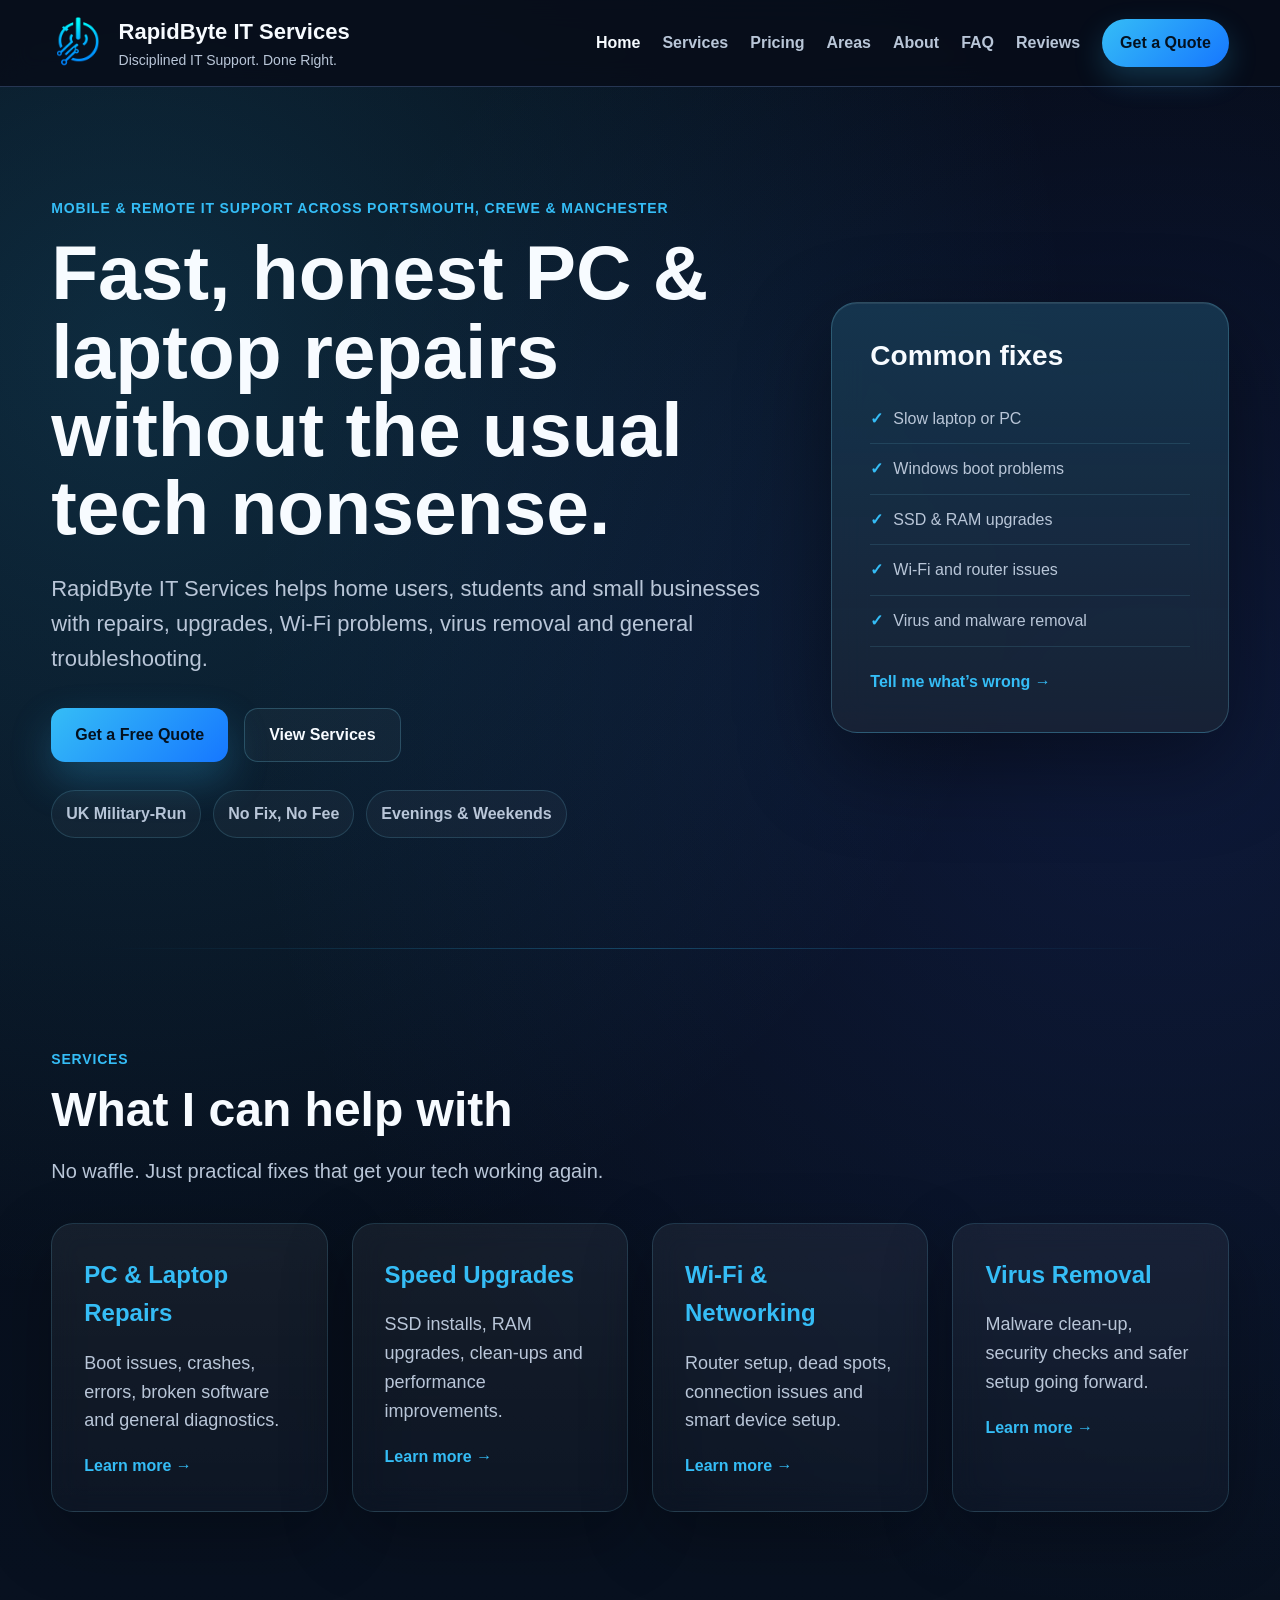
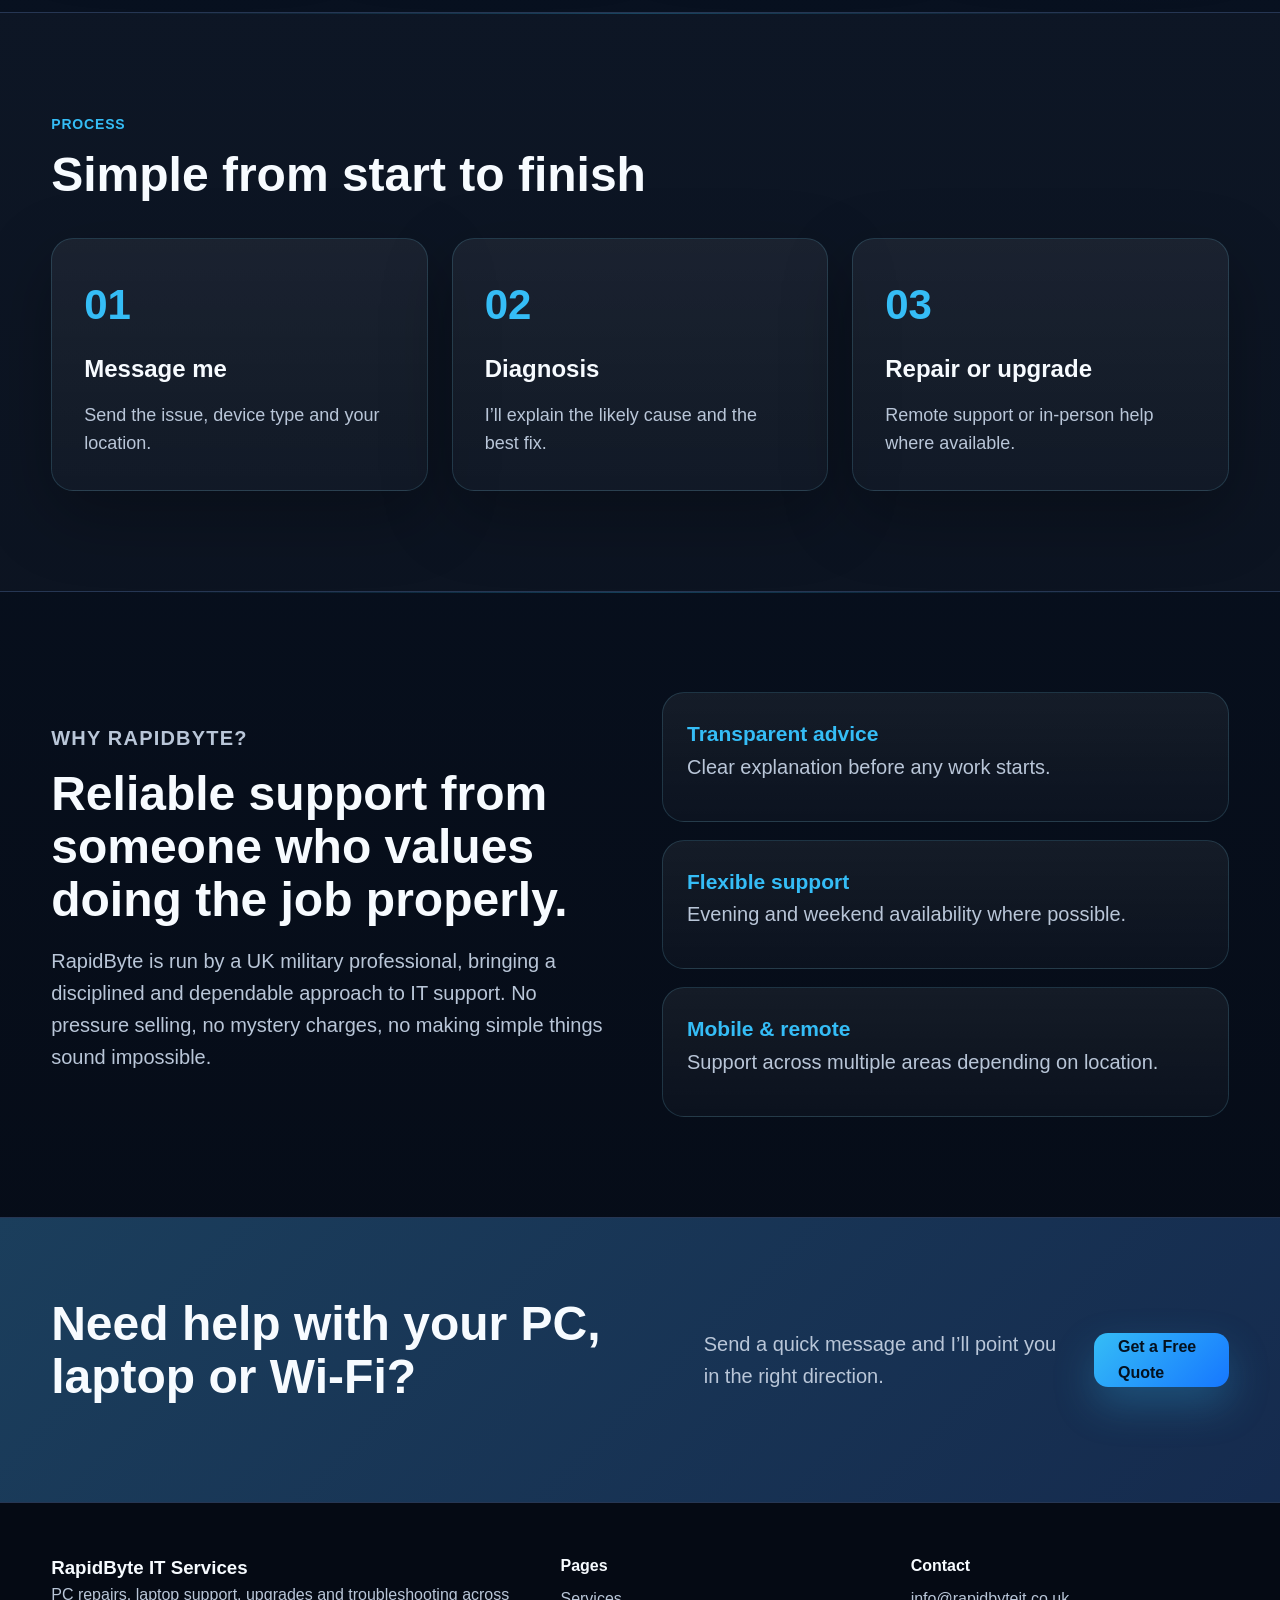
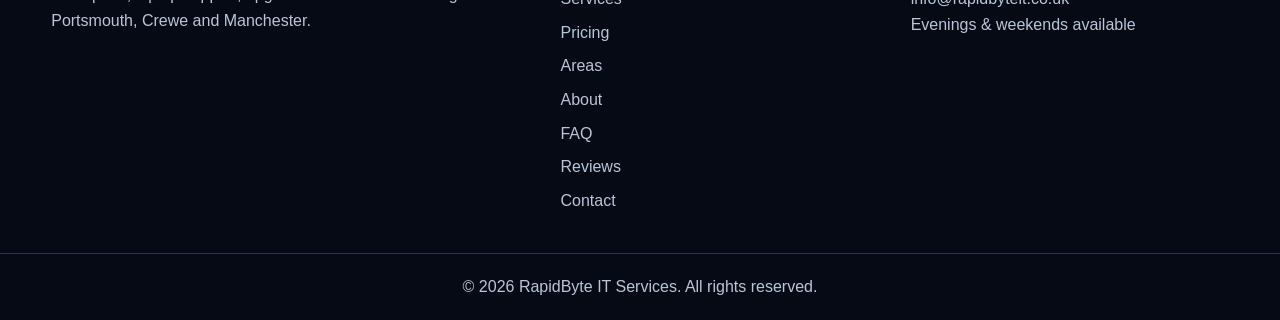
<file: index.html>
<!DOCTYPE html>
<html lang="en">
<head>
  <meta charset="UTF-8" />
  <meta name="viewport" content="width=device-width, initial-scale=1.0" />
  <meta name="description" content="RapidByte IT Services provides PC repairs, laptop repairs, upgrades, Wi-Fi support and honest IT help across Portsmouth, Crewe and Manchester." />
  <title>RapidByte IT Services | PC & Laptop Repairs</title>
  <link rel="stylesheet" href="css/style.css" />
  <script defer src="js/main.js"></script>
  
</head>
<body>

<header class="site-header">
  <div class="container nav-wrap">
    <a href="index.html" class="brand">
  <img src="images/logo.png" alt="RapidByte logo" style="height:80px;">
      <span>
        <strong>RapidByte IT Services</strong>
        <small>Disciplined IT Support. Done Right.</small>
      </span>
    </a>

    <button class="menu-toggle" id="menuToggle">☰</button>

    <nav class="site-nav" id="siteNav">
      <a href="index.html" class="active">Home</a>
      <a href="services.html">Services</a>
      <a href="pricing.html">Pricing</a>
      <a href="areas.html">Areas</a>
      <a href="about.html">About</a>
      <a href="faq.html">FAQ</a>
      <a href="reviews.html">Reviews</a>
      <a href="contact.html" class="nav-cta">Get a Quote</a>
    </nav>
  </div>
</header>

<main>

<section class="hero">
  <div class="container hero-grid">
    <div class="hero-copy">
      <p class="eyebrow">Mobile & remote IT support across Portsmouth, Crewe & Manchester</p>
      <h1>Fast, honest PC & laptop repairs without the usual tech nonsense.</h1>
      <p class="hero-text">
        RapidByte IT Services helps home users, students and small businesses with repairs,
        upgrades, Wi-Fi problems, virus removal and general troubleshooting.
      </p>

      <div class="hero-actions">
        <a href="contact.html" class="btn btn-primary">Get a Free Quote</a>
        <a href="services.html" class="btn btn-secondary">View Services</a>
      </div>

      <div class="trust-row">
        <span>UK Military-Run</span>
        <span>No Fix, No Fee</span>
        <span>Evenings & Weekends</span>
      </div>
    </div>

    <div class="hero-card">
      <h2>Common fixes</h2>
      <ul>
        <li>Slow laptop or PC</li>
        <li>Windows boot problems</li>
        <li>SSD & RAM upgrades</li>
        <li>Wi-Fi and router issues</li>
        <li>Virus and malware removal</li>
      </ul>
      <a href="contact.html" class="mini-link">Tell me what’s wrong →</a>
    </div>
  </div>
</section>

<section class="section">
  <div class="container">
    <div class="section-head">
      <p class="eyebrow">Services</p>
      <h2>What I can help with</h2>
      <p>No waffle. Just practical fixes that get your tech working again.</p>
    </div>

    <div class="card-grid four">
      <article class="card">
        <h3>PC & Laptop Repairs</h3>
        <p>Boot issues, crashes, errors, broken software and general diagnostics.</p>
        <a href="services.html#repairs">Learn more →</a>
      </article>

      <article class="card">
        <h3>Speed Upgrades</h3>
        <p>SSD installs, RAM upgrades, clean-ups and performance improvements.</p>
        <a href="services.html#upgrades">Learn more →</a>
      </article>

      <article class="card">
        <h3>Wi-Fi & Networking</h3>
        <p>Router setup, dead spots, connection issues and smart device setup.</p>
        <a href="services.html#networking">Learn more →</a>
      </article>

      <article class="card">
        <h3>Virus Removal</h3>
        <p>Malware clean-up, security checks and safer setup going forward.</p>
        <a href="services.html#virus">Learn more →</a>
      </article>
    </div>
  </div>
</section>

<section class="section alt">
  <div class="container">
    <div class="section-head">
      <p class="eyebrow">Process</p>
      <h2>Simple from start to finish</h2>
    </div>

    <div class="steps">
      <div class="step">
        <span>01</span>
        <h3>Message me</h3>
        <p>Send the issue, device type and your location.</p>
      </div>
      <div class="step">
        <span>02</span>
        <h3>Diagnosis</h3>
        <p>I’ll explain the likely cause and the best fix.</p>
      </div>
      <div class="step">
        <span>03</span>
        <h3>Repair or upgrade</h3>
        <p>Remote support or in-person help where available.</p>
      </div>
    </div>
  </div>
</section>

<section class="section">
  <div class="container split">
    <div>
      <p class="eyebrow">Why RapidByte?</p>
      <h2>Reliable support from someone who values doing the job properly.</h2>
      <p>
        RapidByte is run by a UK military professional, bringing a disciplined and dependable
        approach to IT support. No pressure selling, no mystery charges, no making simple things sound impossible.
      </p>
    </div>

    <div class="feature-list">
      <div>
        <strong>Transparent advice</strong>
        <p>Clear explanation before any work starts.</p>
      </div>
      <div>
        <strong>Flexible support</strong>
        <p>Evening and weekend availability where possible.</p>
      </div>
      <div>
        <strong>Mobile & remote</strong>
        <p>Support across multiple areas depending on location.</p>
      </div>
    </div>
  </div>
</section>

<section class="cta-band">
  <div class="container cta-content">
    <h2>Need help with your PC, laptop or Wi-Fi?</h2>
    <p>Send a quick message and I’ll point you in the right direction.</p>
    <a href="contact.html" class="btn btn-primary">Get a Free Quote</a>
  </div>
</section>

</main>

<footer class="site-footer">
  <div class="container footer-grid">
    <div>
      <h3>RapidByte IT Services</h3>
      <p>PC repairs, laptop support, upgrades and troubleshooting across Portsmouth, Crewe and Manchester.</p>
    </div>
    <div>
      <h4>Pages</h4>
      <a href="services.html">Services</a>
      <a href="pricing.html">Pricing</a>
      <a href="areas.html">Areas</a>
      <a href="about.html">About</a>
      <a href="faq.html">FAQ</a>
      <a href="reviews.html">Reviews</a>
      <a href="contact.html">Contact</a>
    </div>
    <div>
      <h4>Contact</h4>
      <a href="mailto:info@rapidbyteit.co.uk">info@rapidbyteit.co.uk</a>
      <p>Evenings & weekends available</p>
    </div>
  </div>
  <div class="footer-bottom">© 2026 RapidByte IT Services. All rights reserved.</div>
</footer>

</body>
</html>
</file>
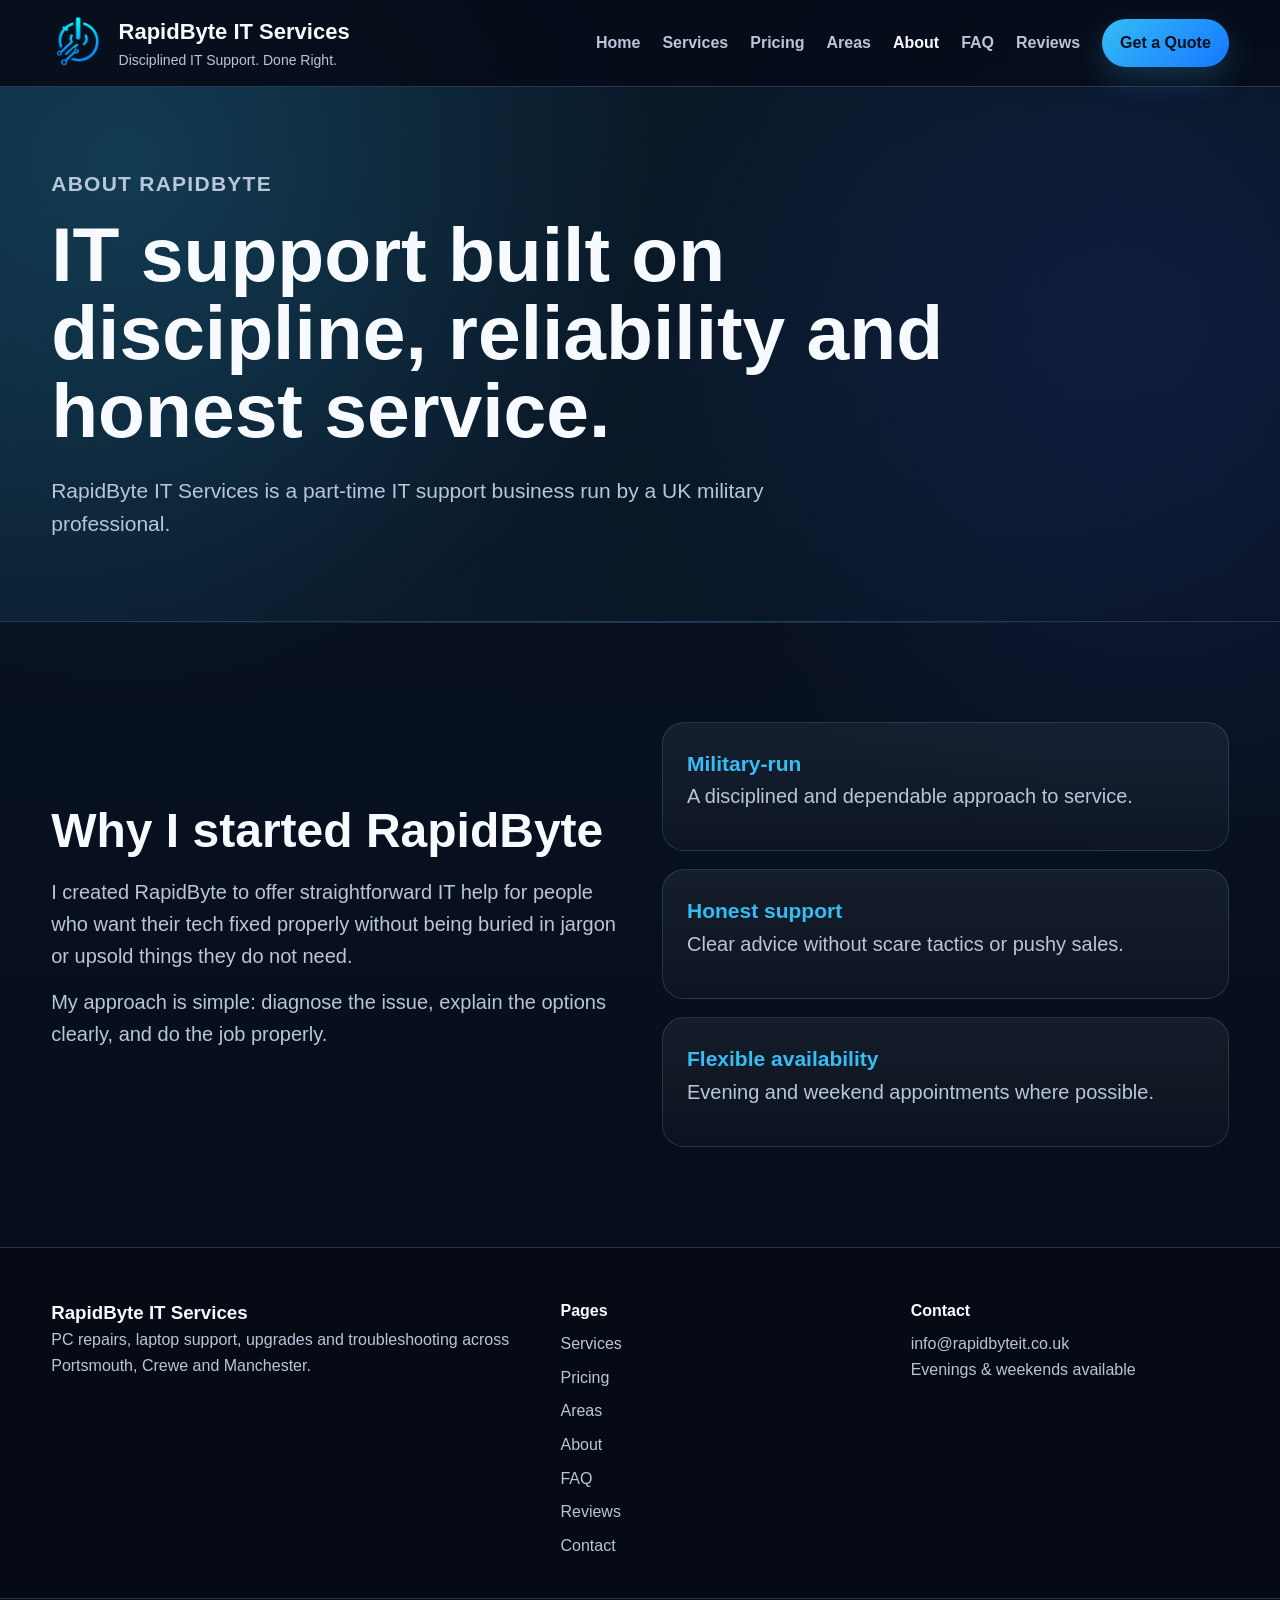
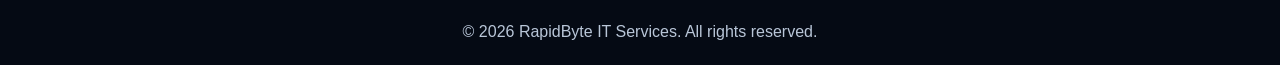
<file: about.html>
<!DOCTYPE html>
<html lang="en">
<head>
  <meta charset="UTF-8" />
  <meta name="viewport" content="width=device-width, initial-scale=1.0" />
  <meta name="description" content="RapidByte IT Services provides PC repairs, laptop repairs, upgrades, Wi-Fi support and honest IT help across Portsmouth, Crewe and Manchester." />
  <title>RapidByte IT Services | PC & Laptop Repairs</title>
  <link rel="stylesheet" href="css/style.css" />
  <script defer src="js/main.js"></script>
</head>

<header class="site-header">
  <div class="container nav-wrap">
    <a href="index.html" class="brand">
  <img src="images/logo.png" alt="RapidByte Logo" style="height:80px;">
      <span>
        <strong>RapidByte IT Services</strong>
        <small>Disciplined IT Support. Done Right.</small>
      </span>
    </a>

    <button class="menu-toggle" id="menuToggle">☰</button>

    <nav class="site-nav" id="siteNav">
      <a href="index.html">Home</a>
      <a href="services.html">Services</a>
      <a href="pricing.html">Pricing</a>
      <a href="areas.html">Areas</a>
      <a href="about.html"class="active">About</a>
      <a href="faq.html">FAQ</a>
      <a href="reviews.html">Reviews</a>
      <a href="contact.html" class="nav-cta">Get a Quote</a>
    </nav>
  </div>
</header>
<main>
  <section class="page-hero">
    <div class="container">
      <p class="eyebrow">About RapidByte</p>
      <h1>IT support built on discipline, reliability and honest service.</h1>
      <p>RapidByte IT Services is a part-time IT support business run by a UK military professional.</p>
    </div>
  </section>

  <section class="section">
    <div class="container split">
      <div>
        <h2>Why I started RapidByte</h2>
        <p>
          I created RapidByte to offer straightforward IT help for people who want their tech fixed properly
          without being buried in jargon or upsold things they do not need.
        </p>
        <p>
          My approach is simple: diagnose the issue, explain the options clearly, and do the job properly.
        </p>
      </div>

      <div class="feature-list">
        <div>
          <strong>Military-run</strong>
          <p>A disciplined and dependable approach to service.</p>
        </div>
        <div>
          <strong>Honest support</strong>
          <p>Clear advice without scare tactics or pushy sales.</p>
        </div>
        <div>
          <strong>Flexible availability</strong>
          <p>Evening and weekend appointments where possible.</p>
        </div>
      </div>
    </div>
  </section>
</main>

<footer class="site-footer">
  <div class="container footer-grid">
    <div>
      <h3>RapidByte IT Services</h3>
      <p>PC repairs, laptop support, upgrades and troubleshooting across Portsmouth, Crewe and Manchester.</p>
    </div>

    <div>
      <h4>Pages</h4>
      <a href="services.html">Services</a>
      <a href="pricing.html">Pricing</a>
      <a href="areas.html">Areas</a>
      <a href="about.html">About</a>
      <a href="faq.html">FAQ</a>
      <a href="reviews.html">Reviews</a>
      <a href="contact.html">Contact</a>
    </div>

    <div>
      <h4>Contact</h4>
      <a href="mailto:info@rapidbyteit.co.uk">info@rapidbyteit.co.uk</a>
      <p>Evenings & weekends available</p>
    </div>
  </div>

  <div class="footer-bottom">
    © 2026 RapidByte IT Services. All rights reserved.
  </div>
</footer>
</file>
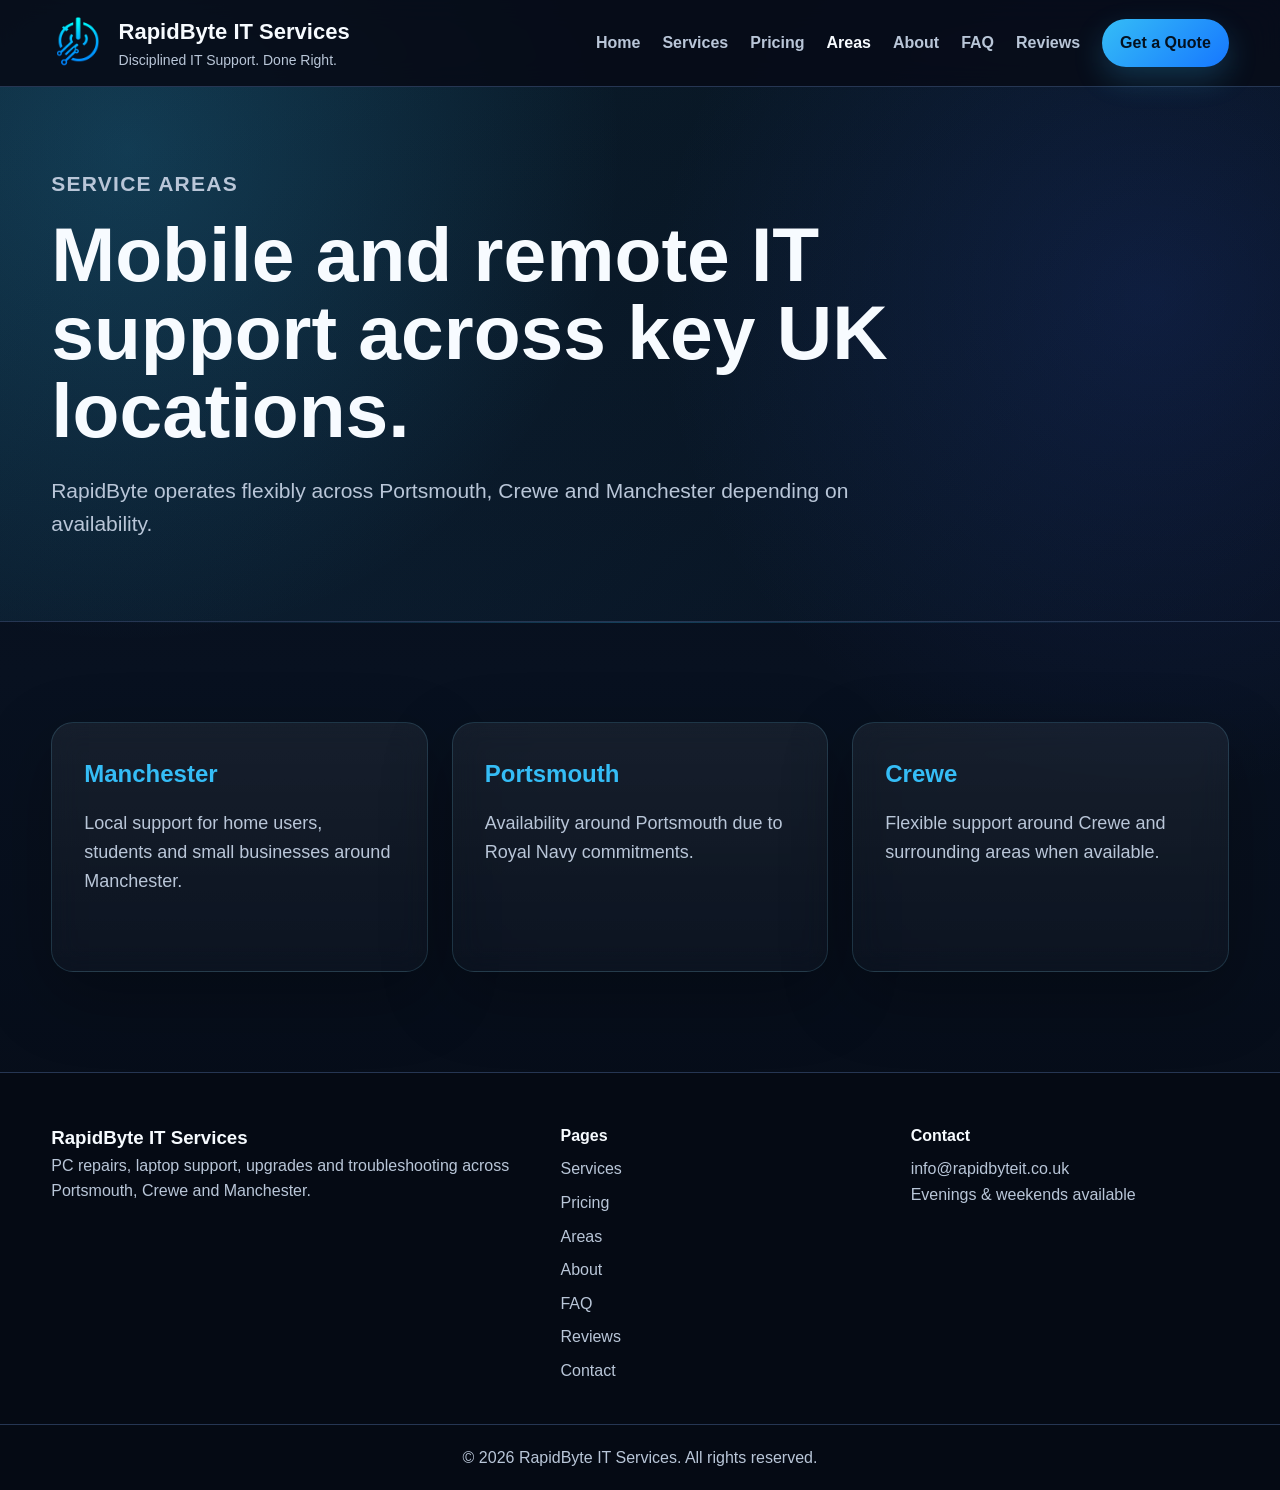
<file: areas.html>
<!DOCTYPE html>
<html lang="en">
<head>
  <meta charset="UTF-8" />
  <meta name="viewport" content="width=device-width, initial-scale=1.0" />
  <meta name="description" content="RapidByte IT Services provides PC repairs, laptop repairs, upgrades, Wi-Fi support and honest IT help across Portsmouth, Crewe and Manchester." />
  <title>RapidByte IT Services | PC & Laptop Repairs</title>
  <link rel="stylesheet" href="css/style.css" />
  <script defer src="js/main.js"></script>
</head>

<header class="site-header">
  <div class="container nav-wrap">
    <a href="index.html" class="brand">
  <img src="images/logo.png" alt="RapidByte Logo" style="height:80px;">
      <span>
        <strong>RapidByte IT Services</strong>
        <small>Disciplined IT Support. Done Right.</small>
      </span>
    </a>

    <button class="menu-toggle" id="menuToggle">☰</button>

    <nav class="site-nav" id="siteNav">
      <a href="index.html">Home</a>
      <a href="services.html">Services</a>
      <a href="pricing.html">Pricing</a>
      <a href="areas.html"class="active">Areas</a>
      <a href="about.html">About</a>
      <a href="faq.html">FAQ</a>
      <a href="reviews.html">Reviews</a>
      <a href="contact.html" class="nav-cta">Get a Quote</a>
    </nav>
  </div>
</header>
<main>
  <section class="page-hero">
    <div class="container">
      <p class="eyebrow">Service Areas</p>
      <h1>Mobile and remote IT support across key UK locations.</h1>
      <p>RapidByte operates flexibly across Portsmouth, Crewe and Manchester depending on availability.</p>
    </div>
  </section>

  <section class="section">
    <div class="container card-grid three">
      <article class="card">
        <h3>Manchester</h3>
        <p>Local support for home users, students and small businesses around Manchester.</p>
      </article>

      <article class="card">
        <h3>Portsmouth</h3>
        <p>Availability around Portsmouth due to Royal Navy commitments.</p>
      </article>

      <article class="card">
        <h3>Crewe</h3>
        <p>Flexible support around Crewe and surrounding areas when available.</p>
      </article>
    </div>
  </section>
</main>

<footer class="site-footer">
  <div class="container footer-grid">
    <div>
      <h3>RapidByte IT Services</h3>
      <p>PC repairs, laptop support, upgrades and troubleshooting across Portsmouth, Crewe and Manchester.</p>
    </div>

    <div>
      <h4>Pages</h4>
      <a href="services.html">Services</a>
      <a href="pricing.html">Pricing</a>
      <a href="areas.html">Areas</a>
      <a href="about.html">About</a>
      <a href="faq.html">FAQ</a>
      <a href="reviews.html">Reviews</a>
      <a href="contact.html">Contact</a>
    </div>

    <div>
      <h4>Contact</h4>
      <a href="mailto:info@rapidbyteit.co.uk">info@rapidbyteit.co.uk</a>
      <p>Evenings & weekends available</p>
    </div>
  </div>

  <div class="footer-bottom">
    © 2026 RapidByte IT Services. All rights reserved.
  </div>
</footer>
</file>
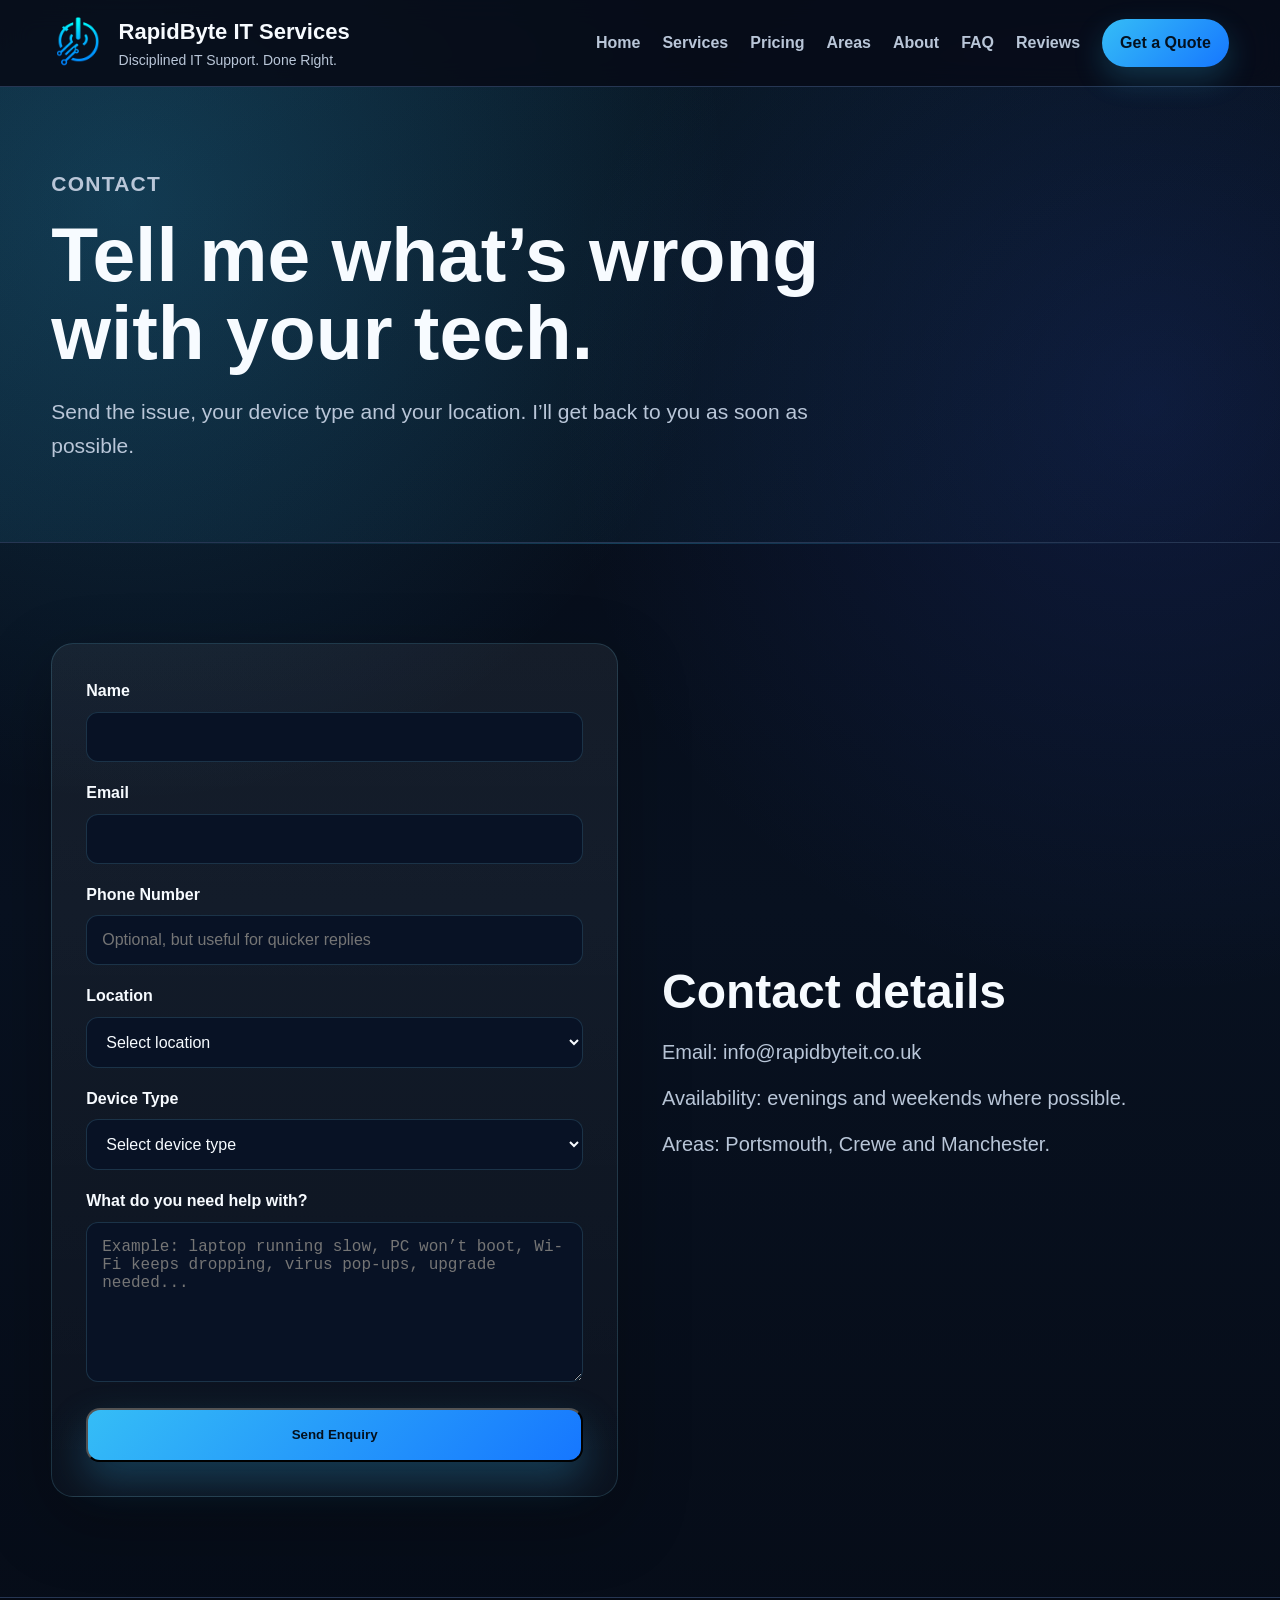
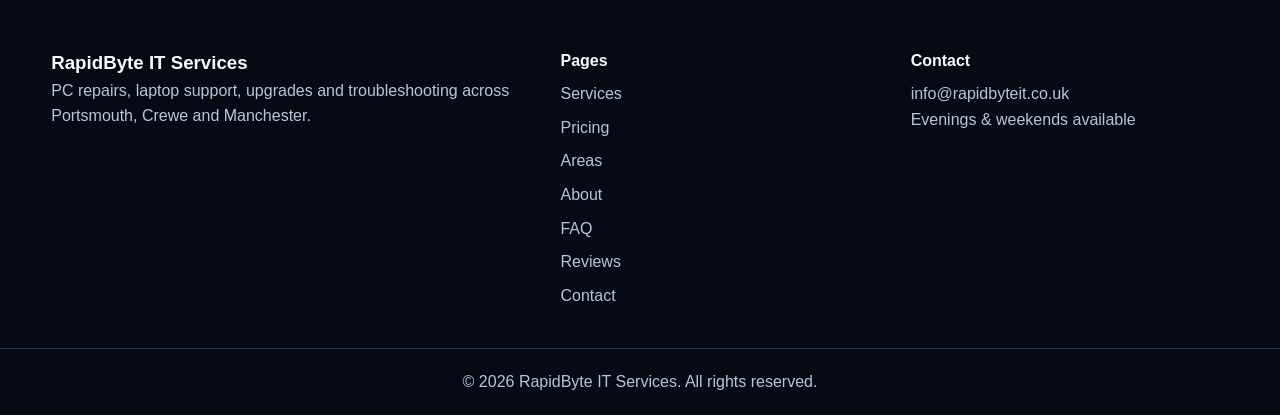
<file: contact.html>
<!DOCTYPE html>
<html lang="en">
<head>
  <meta charset="UTF-8" />
  <meta name="viewport" content="width=device-width, initial-scale=1.0" />

  <meta name="description" content="Contact RapidByte IT Services for PC repairs, laptop repairs, upgrades, Wi-Fi support and honest IT help across Portsmouth, Crewe and Manchester." />

  <title>Contact RapidByte IT Services | Get a Free Quote</title>

  <link rel="stylesheet" href="css/style.css" />
  <script defer src="js/main.js"></script>
</head>

<body>

<header class="site-header">
  <div class="container nav-wrap">
    <a href="index.html" class="brand">
      <img src="images/logo.png" alt="RapidByte Logo" style="height:80px;">
      <span>
        <strong>RapidByte IT Services</strong>
        <small>Disciplined IT Support. Done Right.</small>
      </span>
    </a>

    <button class="menu-toggle" id="menuToggle">☰</button>

    <nav class="site-nav" id="siteNav">
      <a href="index.html">Home</a>
      <a href="services.html">Services</a>
      <a href="pricing.html">Pricing</a>
      <a href="areas.html">Areas</a>
      <a href="about.html">About</a>
      <a href="faq.html">FAQ</a>
      <a href="reviews.html">Reviews</a>
      <a href="contact.html" class="nav-cta">Get a Quote</a>
    </nav>
  </div>
</header>

<main>

  <section class="page-hero">
    <div class="container">
      <p class="eyebrow">Contact</p>
      <h1>Tell me what’s wrong with your tech.</h1>
      <p>Send the issue, your device type and your location. I’ll get back to you as soon as possible.</p>
    </div>
  </section>

  <section class="section">
    <div class="container split">

      <div class="form-box">
        <form action="https://formspree.io/f/mlgzdkek" method="POST" class="form-grid">

          <label>
            Name
            <input type="text" name="name" required>
          </label>

          <label>
            Email
            <input type="email" name="email" required>
          </label>

          <label>
            Phone Number
            <input type="tel" name="phone" placeholder="Optional, but useful for quicker replies">
          </label>

          <label>
            Location
            <select name="location" required>
              <option value="">Select location</option>
              <option>Manchester</option>
              <option>Portsmouth</option>
              <option>Crewe</option>
              <option>Other / Remote</option>
            </select>
          </label>

          <label>
            Device Type
            <select name="device_type" required>
              <option value="">Select device type</option>
              <option>Desktop PC</option>
              <option>Laptop</option>
              <option>Mac</option>
              <option>Wi-Fi / Network</option>
              <option>Printer / Peripheral</option>
              <option>Other</option>
            </select>
          </label>

          <label>
            What do you need help with?
            <textarea name="message" required placeholder="Example: laptop running slow, PC won’t boot, Wi-Fi keeps dropping, virus pop-ups, upgrade needed..."></textarea>
          </label>

          <input type="hidden" name="_subject" value="New RapidByte IT Enquiry">

          <button class="btn btn-primary" type="submit">Send Enquiry</button>

        </form>
      </div>

      <div>
        <h2>Contact details</h2>
        <p>Email: info@rapidbyteit.co.uk</p>
        <p>Availability: evenings and weekends where possible.</p>
        <p>Areas: Portsmouth, Crewe and Manchester.</p>
      </div>

    </div>
  </section>

</main>

<footer class="site-footer">
  <div class="container footer-grid">
    <div>
      <h3>RapidByte IT Services</h3>
      <p>PC repairs, laptop support, upgrades and troubleshooting across Portsmouth, Crewe and Manchester.</p>
    </div>

    <div>
      <h4>Pages</h4>
      <a href="services.html">Services</a>
      <a href="pricing.html">Pricing</a>
      <a href="areas.html">Areas</a>
      <a href="about.html">About</a>
      <a href="faq.html">FAQ</a>
      <a href="reviews.html">Reviews</a>
      <a href="contact.html">Contact</a>
    </div>

    <div>
      <h4>Contact</h4>
      <a href="mailto:info@rapidbyteit.co.uk">info@rapidbyteit.co.uk</a>
      <p>Evenings & weekends available</p>
    </div>
  </div>

  <div class="footer-bottom">
    © 2026 RapidByte IT Services. All rights reserved.
  </div>
</footer>

</body>
</html>
</file>
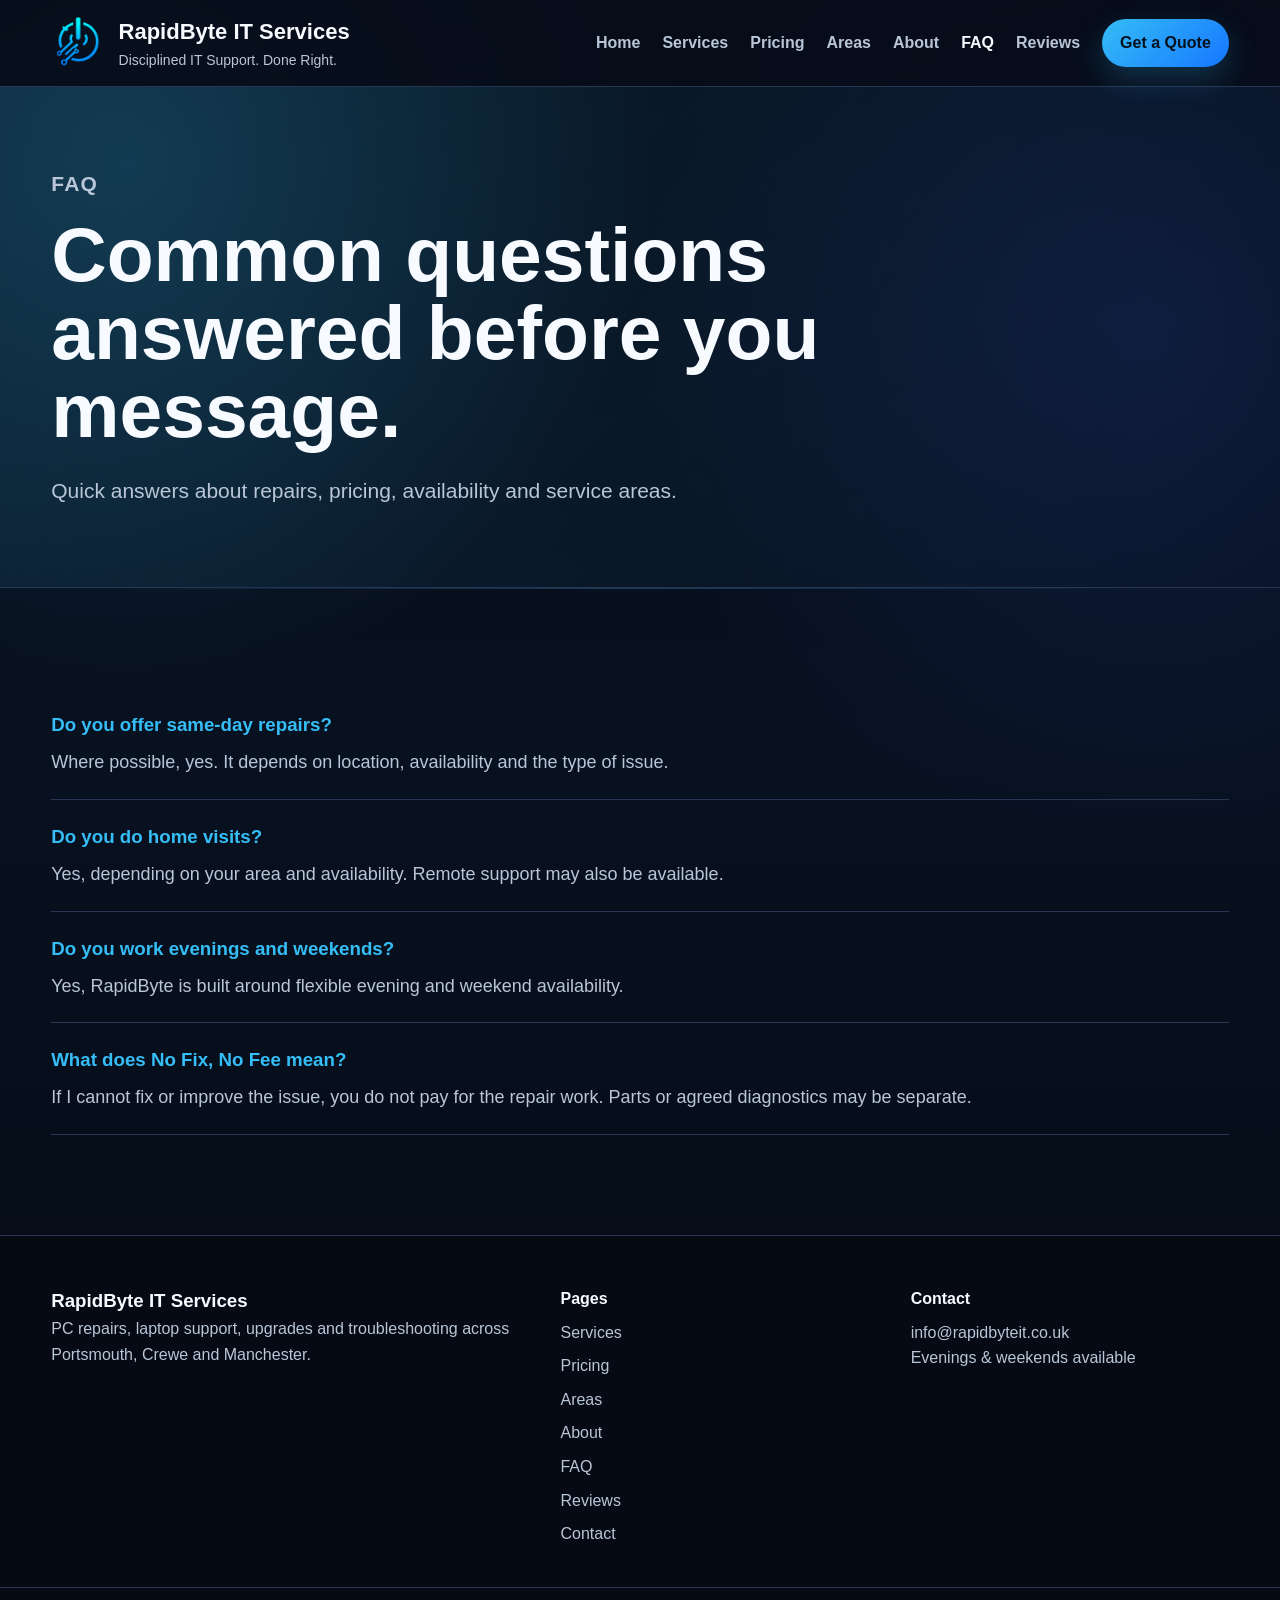
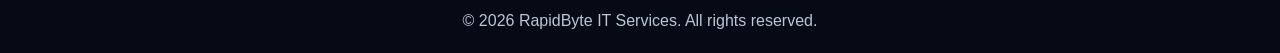
<file: faq.html>
<!DOCTYPE html>
<html lang="en">
<head>
  <meta charset="UTF-8" />
  <meta name="viewport" content="width=device-width, initial-scale=1.0" />
  <meta name="description" content="RapidByte IT Services provides PC repairs, laptop repairs, upgrades, Wi-Fi support and honest IT help across Portsmouth, Crewe and Manchester." />
  <title>RapidByte IT Services | PC & Laptop Repairs</title>
  <link rel="stylesheet" href="css/style.css" />
  <script defer src="js/main.js"></script>
</head>

<header class="site-header">
  <div class="container nav-wrap">
    <a href="index.html" class="brand">
  <img src="images/logo.png" alt="RapidByte Logo" style="height:80px;">
      <span>
        <strong>RapidByte IT Services</strong>
        <small>Disciplined IT Support. Done Right.</small>
      </span>
    </a>

    <button class="menu-toggle" id="menuToggle">☰</button>

    <nav class="site-nav" id="siteNav">
      <a href="index.html">Home</a>
      <a href="services.html">Services</a>
      <a href="pricing.html">Pricing</a>
      <a href="areas.html">Areas</a>
      <a href="about.html">About</a>
      <a href="faq.html"class="active">FAQ</a>
      <a href="reviews.html" >Reviews</a>
      <a href="contact.html" class="nav-cta">Get a Quote</a>
    </nav>
  </div>
</header>
<main>
  <section class="page-hero">
    <div class="container">
      <p class="eyebrow">FAQ</p>
      <h1>Common questions answered before you message.</h1>
      <p>Quick answers about repairs, pricing, availability and service areas.</p>
    </div>
  </section>

  <section class="section">
    <div class="container">
      <div class="faq-item">
        <h3>Do you offer same-day repairs?</h3>
        <p>Where possible, yes. It depends on location, availability and the type of issue.</p>
      </div>

      <div class="faq-item">
        <h3>Do you do home visits?</h3>
        <p>Yes, depending on your area and availability. Remote support may also be available.</p>
      </div>

      <div class="faq-item">
        <h3>Do you work evenings and weekends?</h3>
        <p>Yes, RapidByte is built around flexible evening and weekend availability.</p>
      </div>

      <div class="faq-item">
        <h3>What does No Fix, No Fee mean?</h3>
        <p>If I cannot fix or improve the issue, you do not pay for the repair work. Parts or agreed diagnostics may be separate.</p>
      </div>
    </div>
  </section>
</main>

<footer class="site-footer">
  <div class="container footer-grid">
    <div>
      <h3>RapidByte IT Services</h3>
      <p>PC repairs, laptop support, upgrades and troubleshooting across Portsmouth, Crewe and Manchester.</p>
    </div>

    <div>
      <h4>Pages</h4>
      <a href="services.html">Services</a>
      <a href="pricing.html">Pricing</a>
      <a href="areas.html">Areas</a>
      <a href="about.html">About</a>
      <a href="faq.html">FAQ</a>
      <a href="reviews.html">Reviews</a>
      <a href="contact.html">Contact</a>
    </div>

    <div>
      <h4>Contact</h4>
      <a href="mailto:info@rapidbyteit.co.uk">info@rapidbyteit.co.uk</a>
      <p>Evenings & weekends available</p>
    </div>
  </div>

  <div class="footer-bottom">
    © 2026 RapidByte IT Services. All rights reserved.
  </div>
</footer>
</file>
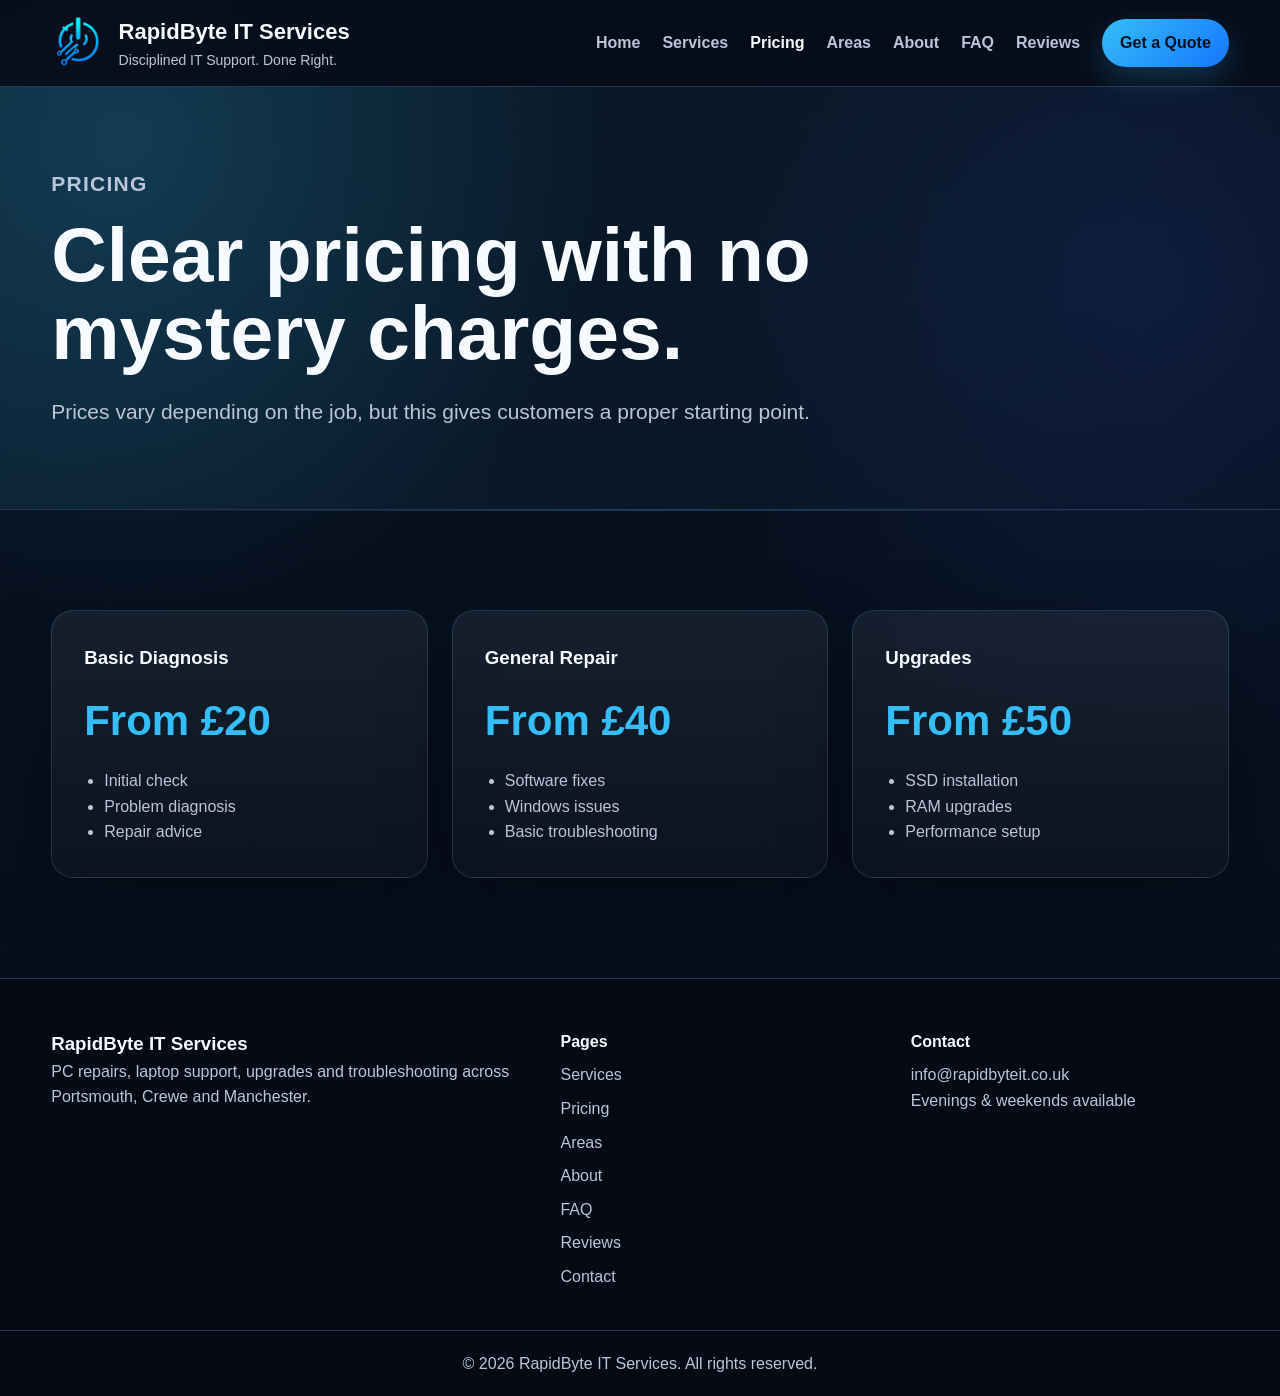
<file: pricing.html>
<!DOCTYPE html>
<html lang="en">
<head>
  <meta charset="UTF-8" />
  <meta name="viewport" content="width=device-width, initial-scale=1.0" />
  <meta name="description" content="RapidByte IT Services provides PC repairs, laptop repairs, upgrades, Wi-Fi support and honest IT help across Portsmouth, Crewe and Manchester." />
  <title>RapidByte IT Services | PC & Laptop Repairs</title>
  <link rel="stylesheet" href="css/style.css" />
  <script defer src="js/main.js"></script>
</head>

<header class="site-header">
  <div class="container nav-wrap">
    <a href="index.html" class="brand">
  <img src="images/logo.png" alt="RapidByte Logo" style="height:80px;">
      <span>
        <strong>RapidByte IT Services</strong>
        <small>Disciplined IT Support. Done Right.</small>
      </span>
    </a>

    <button class="menu-toggle" id="menuToggle">☰</button>

    <nav class="site-nav" id="siteNav">
      <a href="index.html">Home</a>
      <a href="services.html">Services</a>
      <a href="pricing.html"class="active">Pricing</a>
      <a href="areas.html">Areas</a>
      <a href="about.html">About</a>
      <a href="faq.html">FAQ</a>
      <a href="reviews.html">Reviews</a>
      <a href="contact.html" class="nav-cta">Get a Quote</a>
    </nav>
  </div>
</header>
<main>
  <section class="page-hero">
    <div class="container">
      <p class="eyebrow">Pricing</p>
      <h1>Clear pricing with no mystery charges.</h1>
      <p>Prices vary depending on the job, but this gives customers a proper starting point.</p>
    </div>
  </section>

  <section class="section">
    <div class="container card-grid three">
      <div class="price-card">
        <h3>Basic Diagnosis</h3>
        <div class="price">From £20</div>
        <ul>
          <li>Initial check</li>
          <li>Problem diagnosis</li>
          <li>Repair advice</li>
        </ul>
      </div>

      <div class="price-card">
        <h3>General Repair</h3>
        <div class="price">From £40</div>
        <ul>
          <li>Software fixes</li>
          <li>Windows issues</li>
          <li>Basic troubleshooting</li>
        </ul>
      </div>

      <div class="price-card">
        <h3>Upgrades</h3>
        <div class="price">From £50</div>
        <ul>
          <li>SSD installation</li>
          <li>RAM upgrades</li>
          <li>Performance setup</li>
        </ul>
      </div>
    </div>
  </section>
</main>

<footer class="site-footer">
  <div class="container footer-grid">
    <div>
      <h3>RapidByte IT Services</h3>
      <p>PC repairs, laptop support, upgrades and troubleshooting across Portsmouth, Crewe and Manchester.</p>
    </div>

    <div>
      <h4>Pages</h4>
      <a href="services.html">Services</a>
      <a href="pricing.html">Pricing</a>
      <a href="areas.html">Areas</a>
      <a href="about.html">About</a>
      <a href="faq.html">FAQ</a>
      <a href="reviews.html">Reviews</a>
      <a href="contact.html">Contact</a>
    </div>

    <div>
      <h4>Contact</h4>
      <a href="mailto:info@rapidbyteit.co.uk">info@rapidbyteit.co.uk</a>
      <p>Evenings & weekends available</p>
    </div>
  </div>

  <div class="footer-bottom">
    © 2026 RapidByte IT Services. All rights reserved.
  </div>
</footer>
</file>
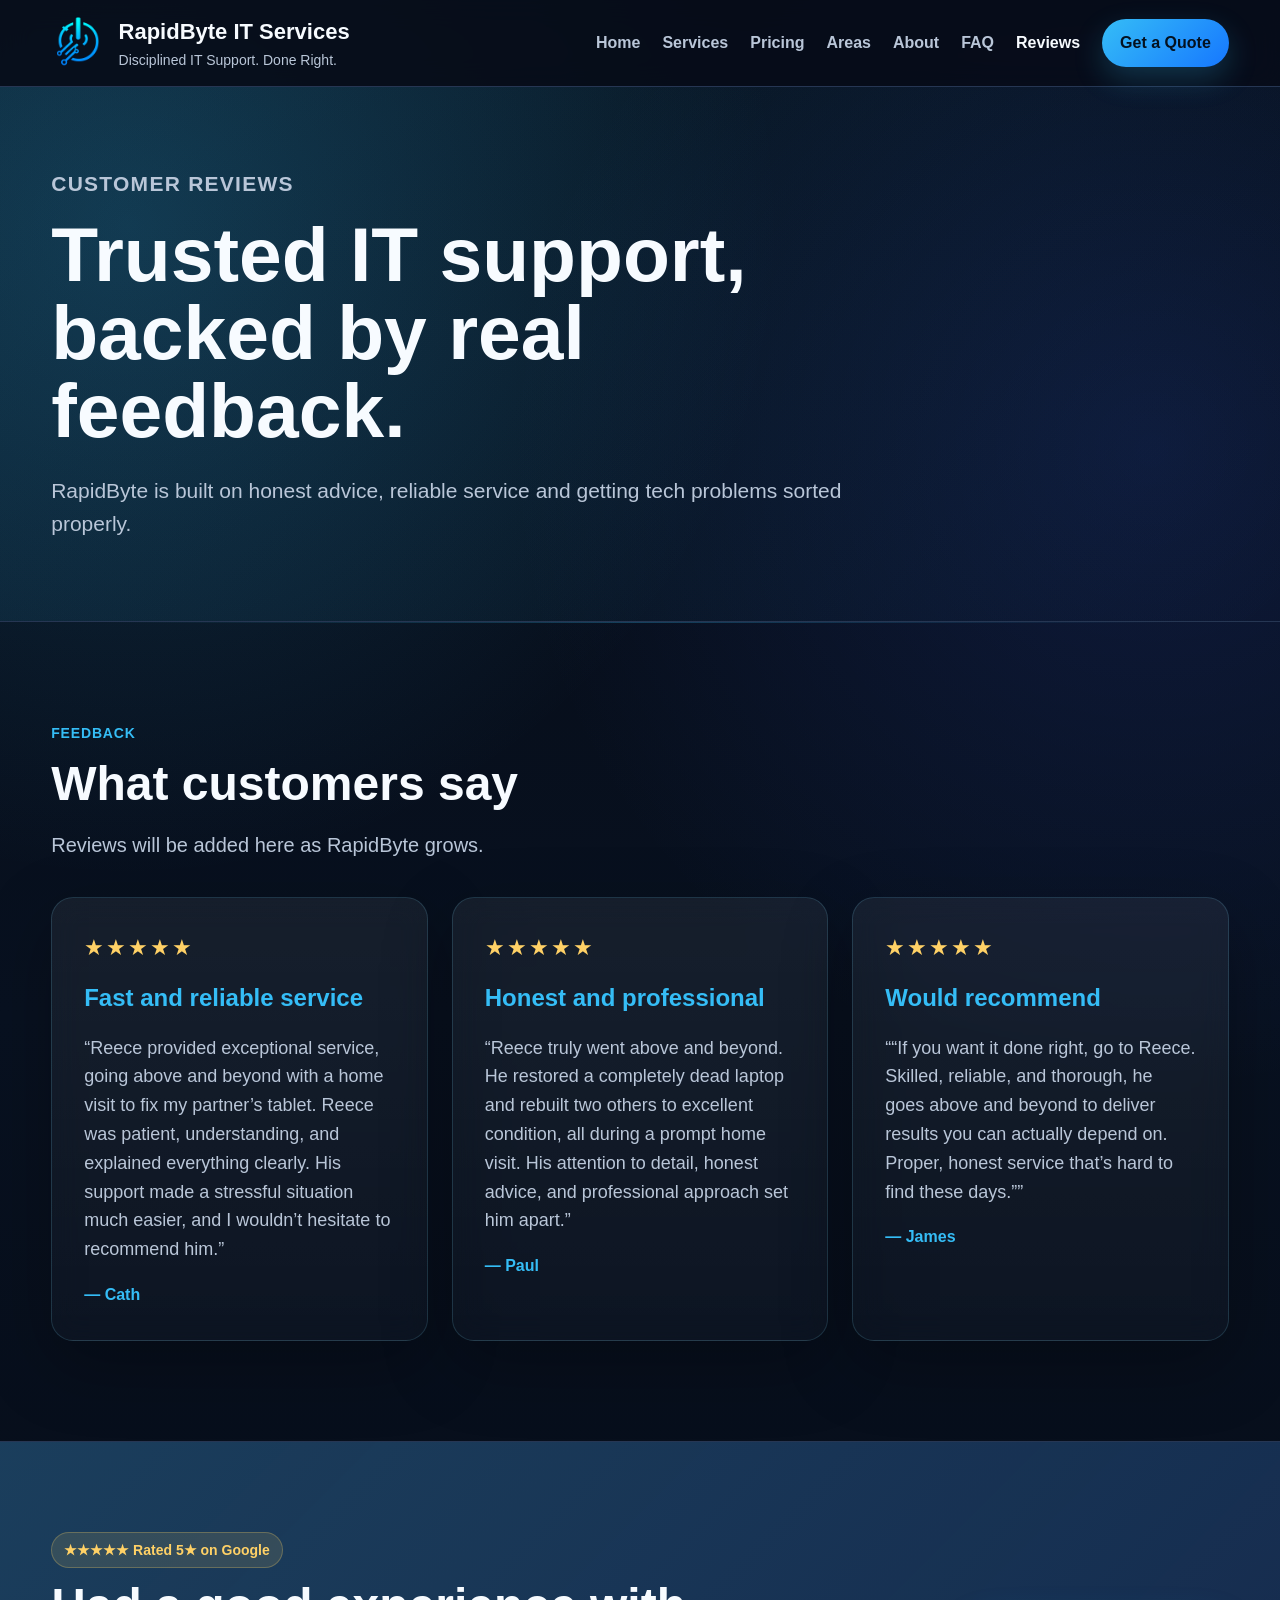
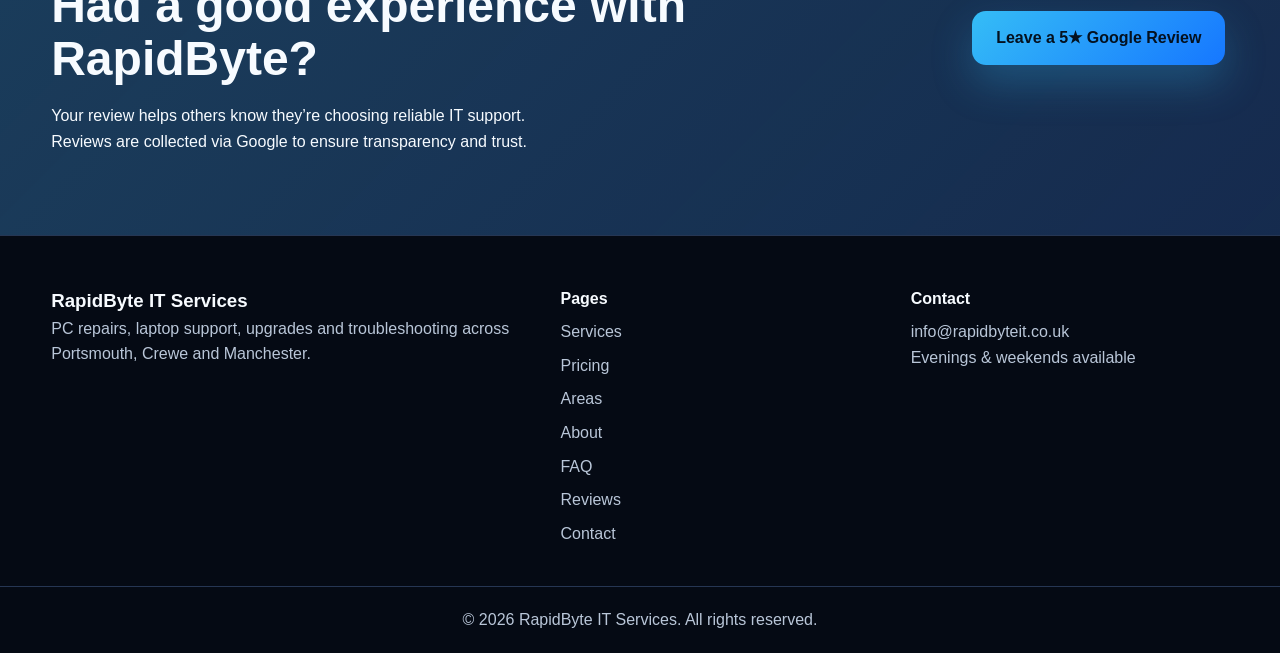
<file: reviews.html>
<!DOCTYPE html>
<html lang="en">
<head>
  <meta charset="UTF-8" />
  <meta name="viewport" content="width=device-width, initial-scale=1.0" />

  <meta name="description" content="Read customer reviews for RapidByte IT Services. Reliable PC repairs, laptop support and IT help across Portsmouth, Crewe and Manchester." />

  <title>Reviews | RapidByte IT Services</title>

  <link rel="stylesheet" href="css/style.css" />
  <script defer src="js/main.js"></script>
</head>

<body>

<header class="site-header">
  <div class="container nav-wrap">
    <a href="index.html" class="brand">
      <img src="images/logo.png" alt="RapidByte Logo" style="height:80px;">
      <span>
        <strong>RapidByte IT Services</strong>
        <small>Disciplined IT Support. Done Right.</small>
      </span>
    </a>

    <button class="menu-toggle" id="menuToggle">☰</button>

    <nav class="site-nav" id="siteNav">
      <a href="index.html">Home</a>
      <a href="services.html">Services</a>
      <a href="pricing.html">Pricing</a>
      <a href="areas.html">Areas</a>
      <a href="about.html">About</a>
      <a href="faq.html">FAQ</a>
      <a href="reviews.html" class="active">Reviews</a>
      <a href="contact.html" class="nav-cta">Get a Quote</a>
    </nav>
  </div>
</header>

<main>

  <section class="page-hero">
    <div class="container">
      <p class="eyebrow">Customer Reviews</p>
      <h1>Trusted IT support, backed by real feedback.</h1>
      <p>
        RapidByte is built on honest advice, reliable service and getting tech problems sorted properly.
      </p>
    </div>
  </section>

  <section class="section">
    <div class="container">

      <div class="section-head">
        <p class="eyebrow">Feedback</p>
        <h2>What customers say</h2>
        <p>Reviews will be added here as RapidByte grows.</p>
      </div>

      <div class="card-grid three">

        <article class="card review-card">
          <div class="stars">★★★★★</div>
          <h3>Fast and reliable service</h3>
          <p>
            “Reece provided exceptional service, going above and beyond with a home visit to fix my partner’s tablet. Reece was patient, understanding, and explained everything clearly. His support made a stressful situation much easier, and I wouldn’t hesitate to recommend him.”
          </p>
          <strong>— Cath</strong>
        </article>

        <article class="card review-card">
          <div class="stars">★★★★★</div>
          <h3>Honest and professional</h3>
          <p>
            “Reece truly went above and beyond. He restored a completely dead laptop and rebuilt two others to excellent condition, all during a prompt home visit. His attention to detail, honest advice, and professional approach set him apart.”
          </p>
          <strong>— Paul</strong>
        </article>

        <article class="card review-card">
          <div class="stars">★★★★★</div>
          <h3>Would recommend</h3>
          <p>
            ““If you want it done right, go to Reece. Skilled, reliable, and thorough, he goes above and beyond to deliver results you can actually depend on. Proper, honest service that’s hard to find these days.””
          </p>
          <strong>— James</strong>
        </article>

      </div>

    </div>
  </section>

 <section class="cta-band">
  <div class="container review-cta">

    <div>
      <p style="color:#ffd166; font-size:20px; margin-bottom:10px;">
      <p class="rating-badge">
         ★★★★★ Rated 5★ on Google
     </p>      
     
     </p>
      <h2>Had a good experience with RapidByte?</h2>
      <p>Your review helps others know they’re choosing reliable IT support.</p>
      <p class="small-text">
        Reviews are collected via Google to ensure transparency and trust.
      </p>
    </div>

    <div class="review-button-wrap">
      <a href="https://g.page/r/CUvUP7mRuKqUEAI/review" target="_blank" class="btn btn-primary">
        Leave a 5★ Google Review
      </a>
    </div>

  </div>
</section>

</main>

<footer class="site-footer">
  <div class="container footer-grid">
    <div>
      <h3>RapidByte IT Services</h3>
      <p>PC repairs, laptop support, upgrades and troubleshooting across Portsmouth, Crewe and Manchester.</p>
    </div>

    <div>
      <h4>Pages</h4>
      <a href="services.html">Services</a>
      <a href="pricing.html">Pricing</a>
      <a href="areas.html">Areas</a>
      <a href="about.html">About</a>
      <a href="faq.html">FAQ</a>
      <a href="reviews.html">Reviews</a>
      <a href="contact.html">Contact</a>
    </div>

    <div>
      <h4>Contact</h4>
      <a href="mailto:info@rapidbyteit.co.uk">info@rapidbyteit.co.uk</a>
      <p>Evenings & weekends available</p>
    </div>
  </div>

  <div class="footer-bottom">
    © 2026 RapidByte IT Services. All rights reserved.
  </div>
</footer>

</body>
</html>
</file>
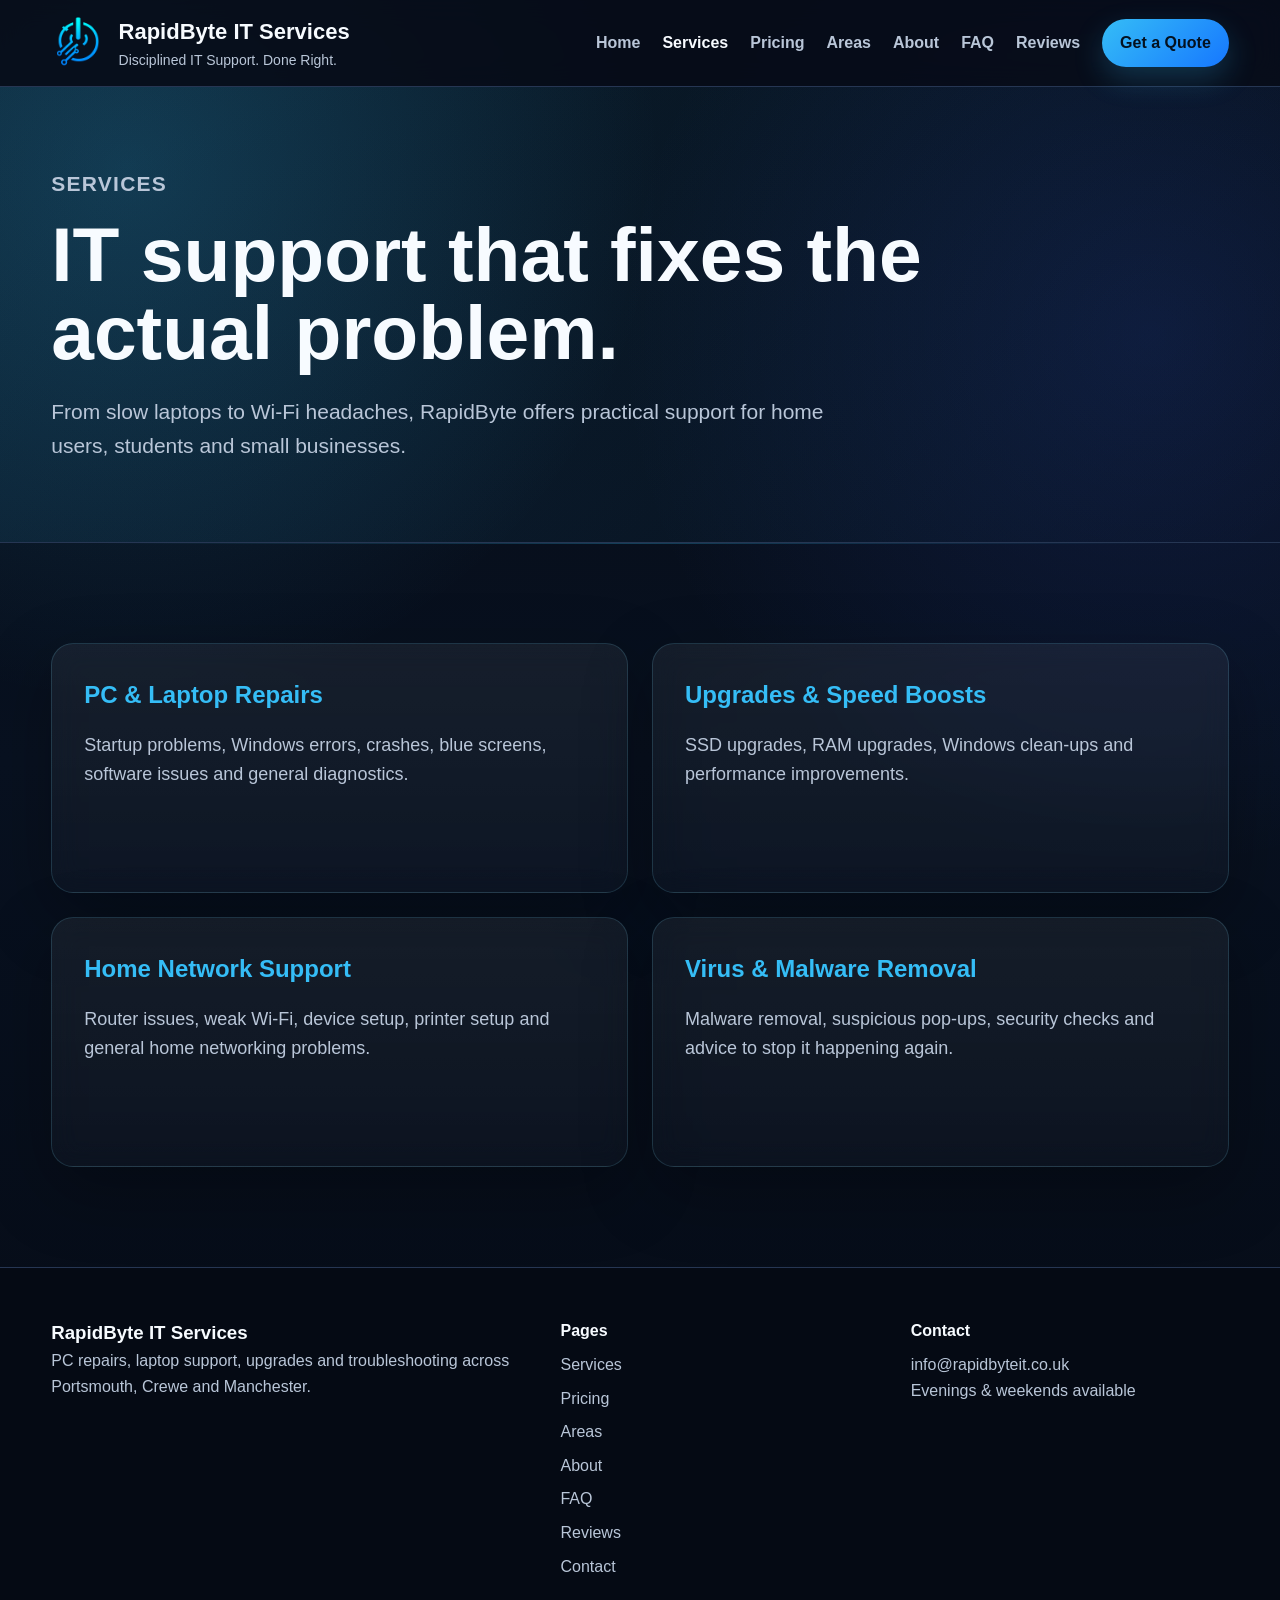
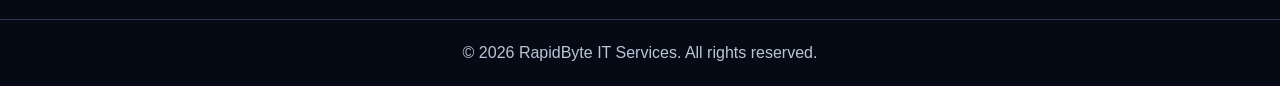
<file: services.html>
<!DOCTYPE html>
<html lang="en">
<head>
  <meta charset="UTF-8" />
  <meta name="viewport" content="width=device-width, initial-scale=1.0" />
  <meta name="description" content="RapidByte IT Services provides PC repairs, laptop repairs, upgrades, Wi-Fi support and honest IT help across Portsmouth, Crewe and Manchester." />
  <title>RapidByte IT Services | PC & Laptop Repairs</title>
  <link rel="stylesheet" href="css/style.css" />
  <script defer src="js/main.js"></script>
</head>

<header class="site-header">
  <div class="container nav-wrap">
    <a href="index.html" class="brand">
  <img src="images/logo.png" alt="RapidByte Logo" style="height:80px;">
      <span>
        <strong>RapidByte IT Services</strong>
        <small>Disciplined IT Support. Done Right.</small>
      </span>
    </a>

    <button class="menu-toggle" id="menuToggle">☰</button>

    <nav class="site-nav" id="siteNav">
      <a href="index.html">Home</a>
      <a href="services.html"class="active">Services</a>
      <a href="pricing.html">Pricing</a>
      <a href="areas.html">Areas</a>
      <a href="about.html">About</a>
      <a href="faq.html">FAQ</a>
      <a href="reviews.html">Reviews</a>
      <a href="contact.html" class="nav-cta">Get a Quote</a>
    </nav>
  </div>
</header>
<main>
  <section class="page-hero">
    <div class="container">
      <p class="eyebrow">Services</p>
      <h1>IT support that fixes the actual problem.</h1>
      <p>From slow laptops to Wi-Fi headaches, RapidByte offers practical support for home users, students and small businesses.</p>
    </div>
  </section>

  <section class="section">
    <div class="container card-grid two">
      <article class="card" id="repairs">
        <h3>PC & Laptop Repairs</h3>
        <p>Startup problems, Windows errors, crashes, blue screens, software issues and general diagnostics.</p>
      </article>

      <article class="card" id="upgrades">
        <h3>Upgrades & Speed Boosts</h3>
        <p>SSD upgrades, RAM upgrades, Windows clean-ups and performance improvements.</p>
      </article>

      <article class="card" id="networking">
        <h3>Home Network Support</h3>
        <p>Router issues, weak Wi-Fi, device setup, printer setup and general home networking problems.</p>
      </article>

      <article class="card" id="virus">
        <h3>Virus & Malware Removal</h3>
        <p>Malware removal, suspicious pop-ups, security checks and advice to stop it happening again.</p>
      </article>
    </div>
  </section>
</main>

<footer class="site-footer">
  <div class="container footer-grid">
    <div>
      <h3>RapidByte IT Services</h3>
      <p>PC repairs, laptop support, upgrades and troubleshooting across Portsmouth, Crewe and Manchester.</p>
    </div>

    <div>
      <h4>Pages</h4>
      <a href="services.html">Services</a>
      <a href="pricing.html">Pricing</a>
      <a href="areas.html">Areas</a>
      <a href="about.html">About</a>
      <a href="faq.html">FAQ</a>
      <a href="reviews.html">Reviews</a>
      <a href="contact.html">Contact</a>
      
    </div>

    <div>
      <h4>Contact</h4>
      <a href="mailto:info@rapidbyteit.co.uk">info@rapidbyteit.co.uk</a>
      <p>Evenings & weekends available</p>
    </div>
  </div>

  <div class="footer-bottom">
    © 2026 RapidByte IT Services. All rights reserved.
  </div>
</footer>
</file>
<file: css/style.css>
:root {
  --bg: #050a14;
  --bg-soft: #0d1526;
  --panel: rgba(17, 27, 46, 0.82);
  --panel-2: #15223a;
  --border: #263653;
  --text: #f7fbff;
  --muted: #b9c6d8;
  --accent: #35bdf6;
  --accent-2: #7ee1ff;
  --radius: 22px;
  --shadow: 0 24px 70px rgba(0, 0, 0, 0.28);
}

* {
  box-sizing: border-box;
  margin: 0;
  padding: 0;
}

html {
  scroll-behavior: smooth;
}

body {
  font-family: Arial, Helvetica, sans-serif;
  background:
    radial-gradient(circle at 10% 10%, rgba(53, 189, 246, 0.18), transparent 28%),
    radial-gradient(circle at 90% 20%, rgba(58, 99, 255, 0.14), transparent 30%),
    linear-gradient(180deg, #050a14 0%, #081120 45%, #050a14 100%);
  color: var(--text);
  line-height: 1.6;
  overflow-x: hidden;
}

a {
  color: inherit;
  text-decoration: none;
}

.container {
  width: min(92%, 1380px);
  margin: 0 auto;
}

/* Header */

.site-header {
  position: sticky;
  top: 0;
  z-index: 100;
  background: rgba(7, 13, 26, 0.88);
  backdrop-filter: blur(14px);
  border-bottom: 1px solid var(--border);
}

.nav-wrap {
  min-height: 86px;
  display: flex;
  align-items: center;
  justify-content: space-between;
  gap: 28px;
}

.brand {
  display: flex;
  align-items: center;
  gap: 14px;
}

.brand-mark {
  width: 46px;
  height: 46px;
  display: grid;
  place-items: center;
  border-radius: 14px;
  background: linear-gradient(135deg, var(--accent), #1677ff);
  color: #03101c;
  font-weight: 900;
  box-shadow: 0 12px 30px rgba(53, 189, 246, 0.25);
}

.brand strong {
  display: block;
  font-size: 22px;
}

.brand small {
  display: block;
  color: var(--muted);
  font-size: 14px;
}

.site-nav {
  display: flex;
  align-items: center;
  gap: 22px;
  font-weight: 700;
}

.site-nav a {
  color: var(--muted);
}

.site-nav a:hover,
.site-nav .active {
  color: var(--text);
}

.nav-cta {
  padding: 11px 18px;
  border-radius: 999px;
  background: linear-gradient(135deg, var(--accent), #1677ff);
  color: #04111f !important;
  box-shadow: 0 12px 30px rgba(53, 189, 246, 0.22);
}

.menu-toggle {
  display: none;
  background: none;
  border: 1px solid var(--border);
  color: var(--text);
  padding: 8px 12px;
  border-radius: 10px;
  font-size: 24px;
}

/* Hero */

.hero {
  padding: 110px 0;
}

.hero-grid {
  display: grid;
  grid-template-columns: 1.3fr 0.7fr;
  gap: 42px;
  align-items: center;
}

.eyebrow {
  color: var(--accent);
  font-weight: 800;
  letter-spacing: 0.06em;
  text-transform: uppercase;
  font-size: 14px;
  margin-bottom: 14px;
}

h1 {
  font-size: clamp(44px, 6vw, 78px);
  line-height: 1.02;
  max-width: 900px;
  margin-bottom: 24px;
}

h2 {
  font-size: clamp(32px, 4vw, 48px);
  line-height: 1.1;
  margin-bottom: 18px;
}

.hero-text {
  font-size: 22px;
  max-width: 780px;
  color: var(--muted);
  margin-bottom: 32px;
}

.hero-actions {
  display: flex;
  flex-wrap: wrap;
  gap: 16px;
  margin-bottom: 28px;
}

.stars {
  color: #ffd166;
  font-size: 22px;
  letter-spacing: 2px;
  margin-bottom: 14px;
  position: relative;
  z-index: 1;
}

.review-cta {
  display: flex;
  justify-content: space-between;
  align-items: center;
  gap: 40px;
}

.rating-badge {
  display: inline-block;
  background: rgba(255, 209, 102, 0.12);
  color: #ffd166;
  padding: 6px 12px;
  border-radius: 999px;
  font-size: 14px;
  font-weight: 700;
  margin-bottom: 12px;
  border: 1px solid rgba(255, 209, 102, 0.25);
}

@media (max-width: 900px) {
  .review-cta {
    flex-direction: column;
    text-align: center;
  }

  .review-button-wrap {
    margin-top: 20px;
  }
}

.review-card strong {
  color: var(--accent);
  position: relative;
  z-index: 1;
}

.review-card .rating-badge {
  margin-bottom: 18px;
}

.review-button-wrap {
  display: flex;
  align-items: center;
  justify-content: center;
  min-width: 260px;
}

.review-card strong {
  color: var(--accent);
  position: relative;
  z-index: 1;
}

.btn {
  display: inline-flex;
  align-items: center;
  justify-content: center;
  min-height: 54px;
  padding: 0 24px;
  border-radius: 14px;
  font-weight: 900;
  transition: 0.2s ease;
}

.btn:active {
  transform: scale(0.97);
}

.btn:hover {
  transform: translateY(-2px);
}

.btn-primary {
  background: linear-gradient(135deg, #35bdf6, #1677ff);
  color: #04111f;
  box-shadow: 0 18px 40px rgba(53, 189, 246, 0.25);
  position: relative;
  overflow: hidden;
}

.btn-primary::after {
  content: "";
  position: absolute;
  top: 0;
  left: -80%;
  width: 50%;
  height: 100%;
  background: linear-gradient(90deg, transparent, rgba(255,255,255,0.35), transparent);
  transform: skewX(-20deg);
  transition: 0.5s;
}

.btn-primary:hover::after {
  left: 130%;
}

.btn-secondary {
  border: 1px solid rgba(126, 225, 255, 0.22);
  background: rgba(255,255,255,0.03);
  color: var(--text);
}

.btn-secondary:hover {
  border-color: rgba(53,189,246,0.65);
  background: rgba(53,189,246,0.08);
}

.trust-row {
  display: flex;
  flex-wrap: wrap;
  gap: 12px;
}

.trust-row span {
  border: 1px solid rgba(126, 225, 255, 0.16);
  background: rgba(255,255,255,0.035);
  padding: 10px 14px;
  border-radius: 999px;
  color: var(--muted);
  font-weight: 700;
}

.hero-card {
  background:
    linear-gradient(180deg, rgba(53, 189, 246, 0.16), rgba(255,255,255,0.03)),
    rgba(17, 27, 46, 0.82);
  border: 1px solid rgba(126, 225, 255, 0.22);
  border-radius: 26px;
  padding: 38px;
  box-shadow:
    0 30px 90px rgba(0, 0, 0, 0.42),
    inset 0 1px 0 rgba(255,255,255,0.08);
  backdrop-filter: blur(18px);
}

.hero-card h2 {
  font-size: 28px;
}

.hero-card ul {
  list-style: none;
  margin: 22px 0;
}

.hero-card li {
  padding: 12px 0;
  border-bottom: 1px solid rgba(126, 225, 255, 0.12);
  color: var(--muted);
}

.hero-card li::before {
  content: "✓";
  color: var(--accent);
  font-weight: 900;
  margin-right: 10px;
}

.mini-link {
  color: var(--accent);
  font-weight: 900;
}

/* Trust Strip */

.trust-strip {
  padding: 28px 0;
  background: rgba(255,255,255,0.025);
  border-top: 1px solid var(--border);
  border-bottom: 1px solid var(--border);
}

.trust-strip-grid {
  display: grid;
  grid-template-columns: repeat(4, 1fr);
  gap: 18px;
}

.trust-strip-grid > div {
  padding: 18px;
  border-radius: 18px;
  background: rgba(255,255,255,0.035);
  border: 1px solid rgba(126,225,255,0.12);
}

.trust-strip strong {
  display: block;
  color: var(--accent);
  font-size: 18px;
}

.trust-strip span {
  color: var(--muted);
  font-size: 15px;
}

/* Sections */

.section {
  padding: 100px 0;
  position: relative;
}

.section::before {
  content: "";
  position: absolute;
  top: 0;
  left: 8%;
  right: 8%;
  height: 1px;
  background: linear-gradient(90deg, transparent, rgba(53,189,246,0.28), transparent);
}

.alt {
  background: rgba(255,255,255,0.025);
  border-top: 1px solid var(--border);
  border-bottom: 1px solid var(--border);
}

.section-head {
  max-width: 760px;
  margin-bottom: 36px;
}

.section-head p:last-child {
  color: var(--muted);
  font-size: 20px;
}

/* Cards */

.card-grid {
  display: grid;
  gap: 24px;
}

.card-grid.four {
  grid-template-columns: repeat(4, 1fr);
}

.card-grid.three {
  grid-template-columns: repeat(3, 1fr);
}

.card-grid.two {
  grid-template-columns: repeat(2, 1fr);
}

.card:hover {
  transform: translateY(-7px) scale(1.01);
  box-shadow:
    0 30px 80px rgba(0, 0, 0, 0.4),
    0 0 25px rgba(53,189,246,0.15);
}

.card:nth-child(1) { animation-delay: 0.1s; }
.card:nth-child(2) { animation-delay: 0.2s; }
.card:nth-child(3) { animation-delay: 0.3s; }
.card:nth-child(4) { animation-delay: 0.4s; }

.card {
  min-height: 250px;
  background: linear-gradient(180deg, rgba(255,255,255,0.06), rgba(255,255,255,0.025));
  border: 1px solid rgba(126, 225, 255, 0.16);
  border-radius: 22px;
  padding: 32px;
  box-shadow: 0 24px 70px rgba(0, 0, 0, 0.28);
  backdrop-filter: blur(14px);
  transition: 0.25s ease;
  position: relative;
  overflow: hidden;
}

.card::before {
  content: "";
  position: absolute;
  inset: 0;
  background: linear-gradient(135deg, rgba(53,189,246,0.14), transparent 45%);
  opacity: 0;
  transition: 0.25s ease;
}

.card:hover {
  transform: translateY(-7px);
  border-color: rgba(53, 189, 246, 0.65);
}

.card:hover::before {
  opacity: 1;
}

.card h3,
.card p,
.card a {
  position: relative;
  z-index: 1;
}

.card h3 {
  color: var(--accent);
  font-size: 24px;
  margin-bottom: 16px;
}

.card p {
  color: var(--muted);
  font-size: 18px;
  margin-bottom: 18px;
}

.card a {
  color: var(--accent);
  font-weight: 900;
}

.card-icon {
  display: inline-grid;
  place-items: center;
  width: 42px;
  height: 42px;
  margin-right: 10px;
  border-radius: 12px;
  background: rgba(53,189,246,0.12);
  border: 1px solid rgba(53,189,246,0.25);
}

/* Steps */

.steps {
  display: grid;
  grid-template-columns: repeat(3, 1fr);
  gap: 24px;
}

.step {
  background: linear-gradient(180deg, rgba(255,255,255,0.06), rgba(255,255,255,0.025));
  border: 1px solid rgba(126, 225, 255, 0.16);
  border-radius: 22px;
  padding: 32px;
  box-shadow: var(--shadow);
}

.step span {
  display: inline-block;
  color: var(--accent);
  font-size: 42px;
  font-weight: 900;
  margin-bottom: 12px;
}

.step h3 {
  font-size: 24px;
  margin-bottom: 12px;
}

.step p {
  color: var(--muted);
  font-size: 18px;
}

/* Split / Feature List */

.split {
  display: grid;
  grid-template-columns: 1fr 1fr;
  gap: 44px;
  align-items: center;
}

.split p {
  color: var(--muted);
  font-size: 20px;
  margin-bottom: 14px;
}

.feature-list {
  display: grid;
  gap: 18px;
}

.feature-list div {
  background: linear-gradient(180deg, rgba(255,255,255,0.06), rgba(255,255,255,0.025));
  border: 1px solid rgba(126, 225, 255, 0.16);
  border-radius: 22px;
  padding: 24px;
}

.feature-list strong {
  color: var(--accent);
  font-size: 21px;
}

/* CTA */

.cta-band {
  padding: 80px 0;
  background:
    linear-gradient(135deg, rgba(53, 189, 246, 0.18), rgba(22, 119, 255, 0.1)),
    var(--panel-2);
  border-top: 1px solid var(--border);
}

.cta-content {
  display: flex;
  align-items: center;
  justify-content: space-between;
  gap: 28px;
}

.cta-content p {
  color: var(--muted);
  font-size: 20px;
}

/* Page Hero */

.page-hero {
  padding: 80px 0;
  background: linear-gradient(135deg, rgba(53,189,246,0.12), transparent);
  border-bottom: 1px solid var(--border);
}

.page-hero p {
  color: var(--muted);
  font-size: 21px;
  max-width: 820px;
}

/* Pricing */

.price-card {
  background: linear-gradient(180deg, rgba(255,255,255,0.06), rgba(255,255,255,0.025));
  border: 1px solid rgba(126, 225, 255, 0.16);
  border-radius: 22px;
  padding: 32px;
  box-shadow: var(--shadow);
}

.price {
  font-size: 42px;
  color: var(--accent);
  font-weight: 900;
  margin: 14px 0;
}

.price-card ul {
  margin-left: 20px;
  color: var(--muted);
}

/* Contact Form */

.form-box {
  background: linear-gradient(180deg, rgba(255,255,255,0.06), rgba(255,255,255,0.025));
  border: 1px solid rgba(126, 225, 255, 0.16);
  border-radius: 22px;
  padding: 34px;
  box-shadow: var(--shadow);
}

.form-grid {
  display: grid;
  gap: 18px;
}

label {
  font-weight: 800;
}

input,
textarea,
select {
  width: 100%;
  margin-top: 8px;
  padding: 15px;
  border-radius: 12px;
  border: 1px solid rgba(126, 225, 255, 0.16);
  background: #081225;
  color: var(--text);
  font-size: 16px;
}

textarea {
  min-height: 160px;
  resize: vertical;
}

/* FAQ */

.faq-item {
  border-bottom: 1px solid var(--border);
  padding: 22px 0;
}

.faq-item h3 {
  color: var(--accent);
  margin-bottom: 8px;
}

.faq-item p {
  color: var(--muted);
  font-size: 18px;
}

/* Footer */

.site-footer {
  background: #050a14;
  border-top: 1px solid var(--border);
  padding-top: 50px;
}

.footer-grid {
  display: grid;
  grid-template-columns: 1.5fr 1fr 1fr;
  gap: 32px;
}

.site-footer p,
.site-footer a {
  color: var(--muted);
}

.site-footer a {
  display: block;
  margin-top: 8px;
}

.footer-bottom {
  text-align: center;
  color: var(--muted);
  border-top: 1px solid var(--border);
  margin-top: 40px;
  padding: 20px;
}

/* Animations */

@keyframes fadeUp {
  from {
    opacity: 0;
    transform: translateY(22px);
  }
  to {
    opacity: 1;
    transform: translateY(0);
  }
}

.hero-copy,
.hero-card,
.card,
.step,
.price-card,
.form-box {
  animation: fadeUp 0.7s ease both;
}

/* Mobile */

@media (max-width: 1000px) {
  .hero-grid,
  .split,
  .cta-content {
    grid-template-columns: 1fr;
    display: grid;
  }

  .card-grid.four,
  .card-grid.three,
  .card-grid.two,
  .steps,
  .footer-grid,
  .trust-strip-grid {
    grid-template-columns: 1fr;
  }

  .menu-toggle {
    display: block;
  }

  .site-nav {
    display: none;
    position: absolute;
    top: 86px;
    left: 0;
    right: 0;
    background: #070d1a;
    border-bottom: 1px solid var(--border);
    padding: 20px;
    flex-direction: column;
  }

  .site-nav.open {
    display: flex;
  }

  h1 {
    font-size: 42px;
  }

  .hero {
    padding: 70px 0;
  }

  @media (max-width: 1000px) {
  .menu-toggle {
    display: block;
  }

  .site-nav {
    display: none;
    position: absolute;
    top: 86px;
    left: 0;
    right: 0;
    background: #070d1a;
    border-bottom: 1px solid var(--border);
    padding: 20px;
    flex-direction: column;
  }

  .site-nav.open {
    display: flex;
  }
  /* =========================
   NAV / DROPDOWN IMPROVEMENTS
========================= */

/* Make menu button clickable */
.menu-toggle {
  cursor: pointer;
  transition: 0.2s ease;
}

/* Optional hover for menu button */
.menu-toggle:hover {
  background: rgba(255,255,255,0.05);
}

/* Nav links base */
.site-nav a {
  position: relative;
  padding: 10px 14px;
  border-radius: 10px;
  transition: all 0.2s ease;
  cursor: pointer;
}

/* Glow hover effect */
.site-nav a:hover {
  color: #fff;
  background: rgba(53, 189, 246, 0.12);
  box-shadow: 0 0 12px rgba(53, 189, 246, 0.4);
  text-shadow: 0 0 8px rgba(53, 189, 246, 0.7);
  transform: translateY(-2px);
}

/* Active page styling */
.site-nav .active {
  background: rgba(53, 189, 246, 0.18);
  box-shadow: 0 0 10px rgba(53, 189, 246, 0.3);
  color: #fff;
}

/* =========================
   MOBILE DROPDOWN FIX
========================= */

@media (max-width: 1000px) {

  .menu-toggle {
    display: block;
  }

  .site-nav {
    display: none;
    position: absolute;
    top: 86px;
    left: 0;
    right: 0;
    background: #070d1a;
    border-bottom: 1px solid var(--border);
    padding: 20px;
    flex-direction: column;
    gap: 10px;
  }

  /* When menu is opened via JS */
  .site-nav.open {
    display: flex;
  }

  /* Make mobile links bigger/easier to tap */
  .site-nav a {
    width: 100%;
    padding: 14px;
    text-align: center;
  }
}
}
}
</file>
